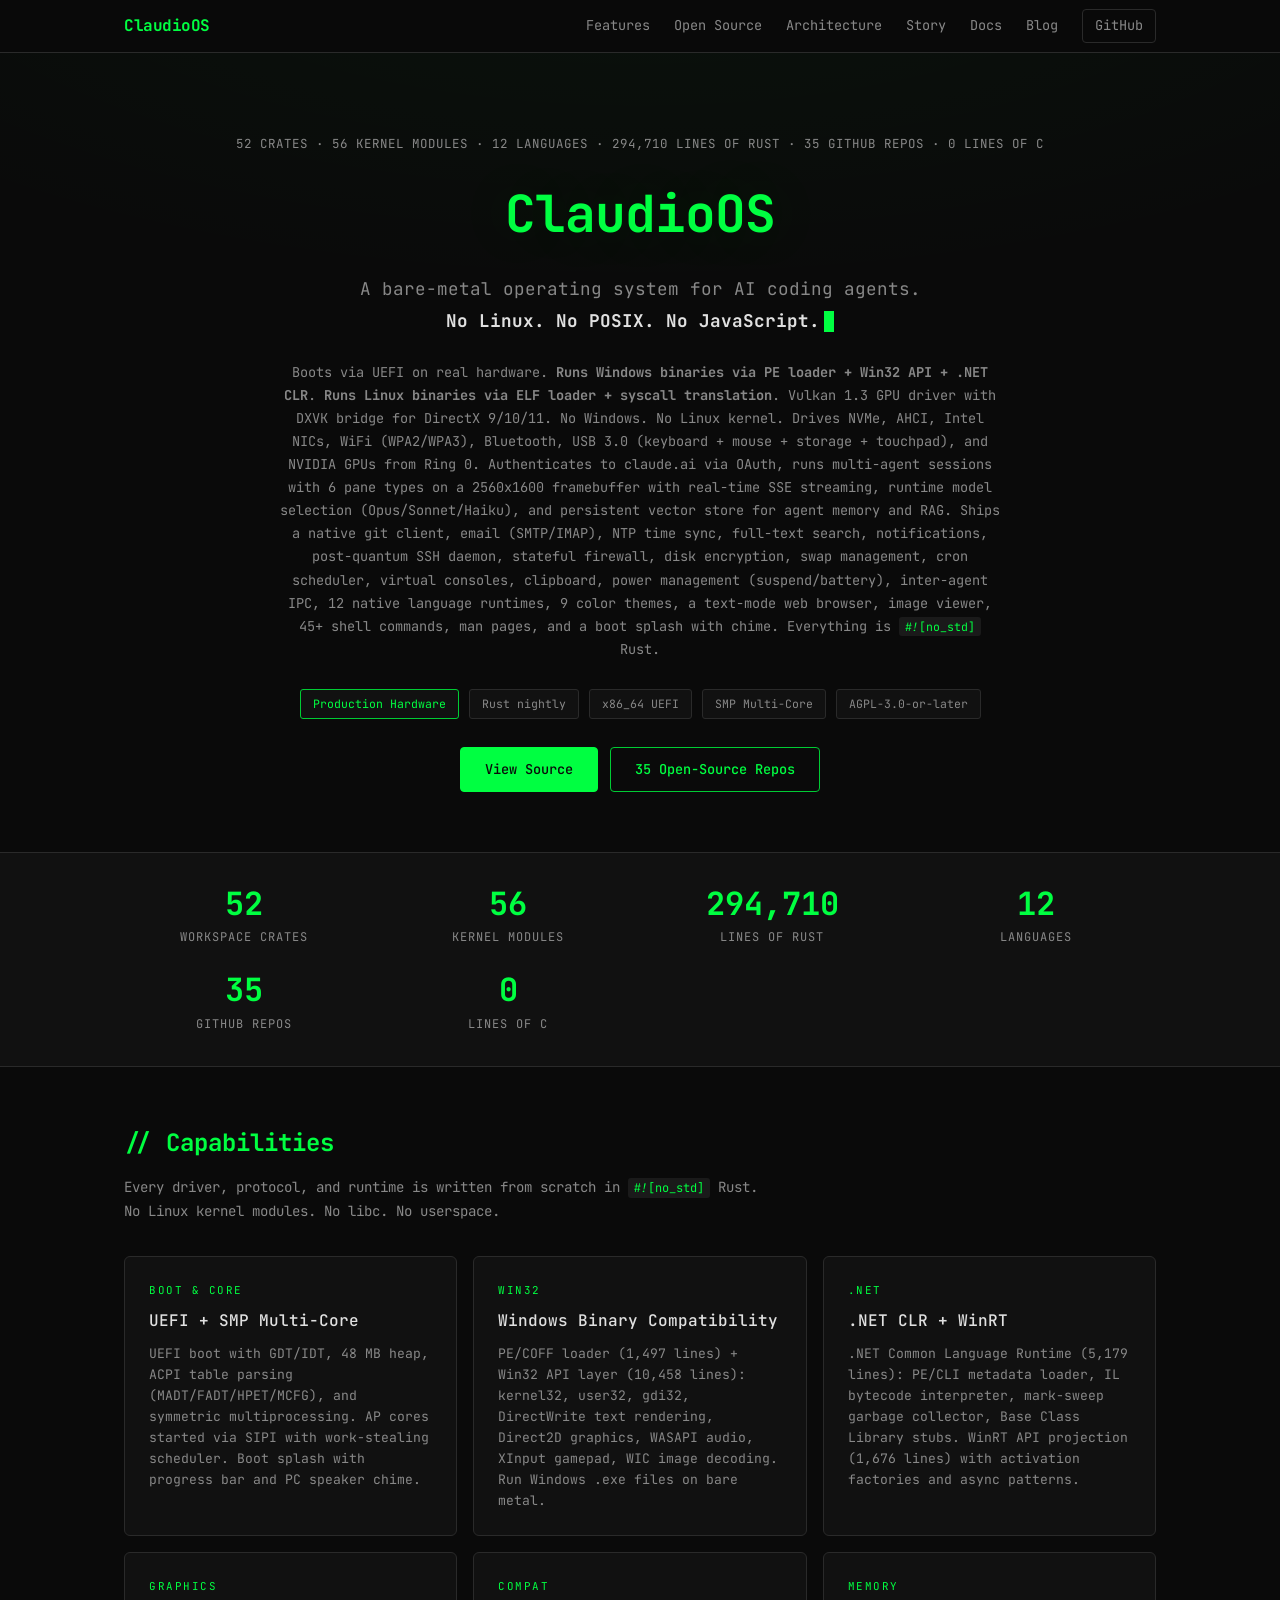
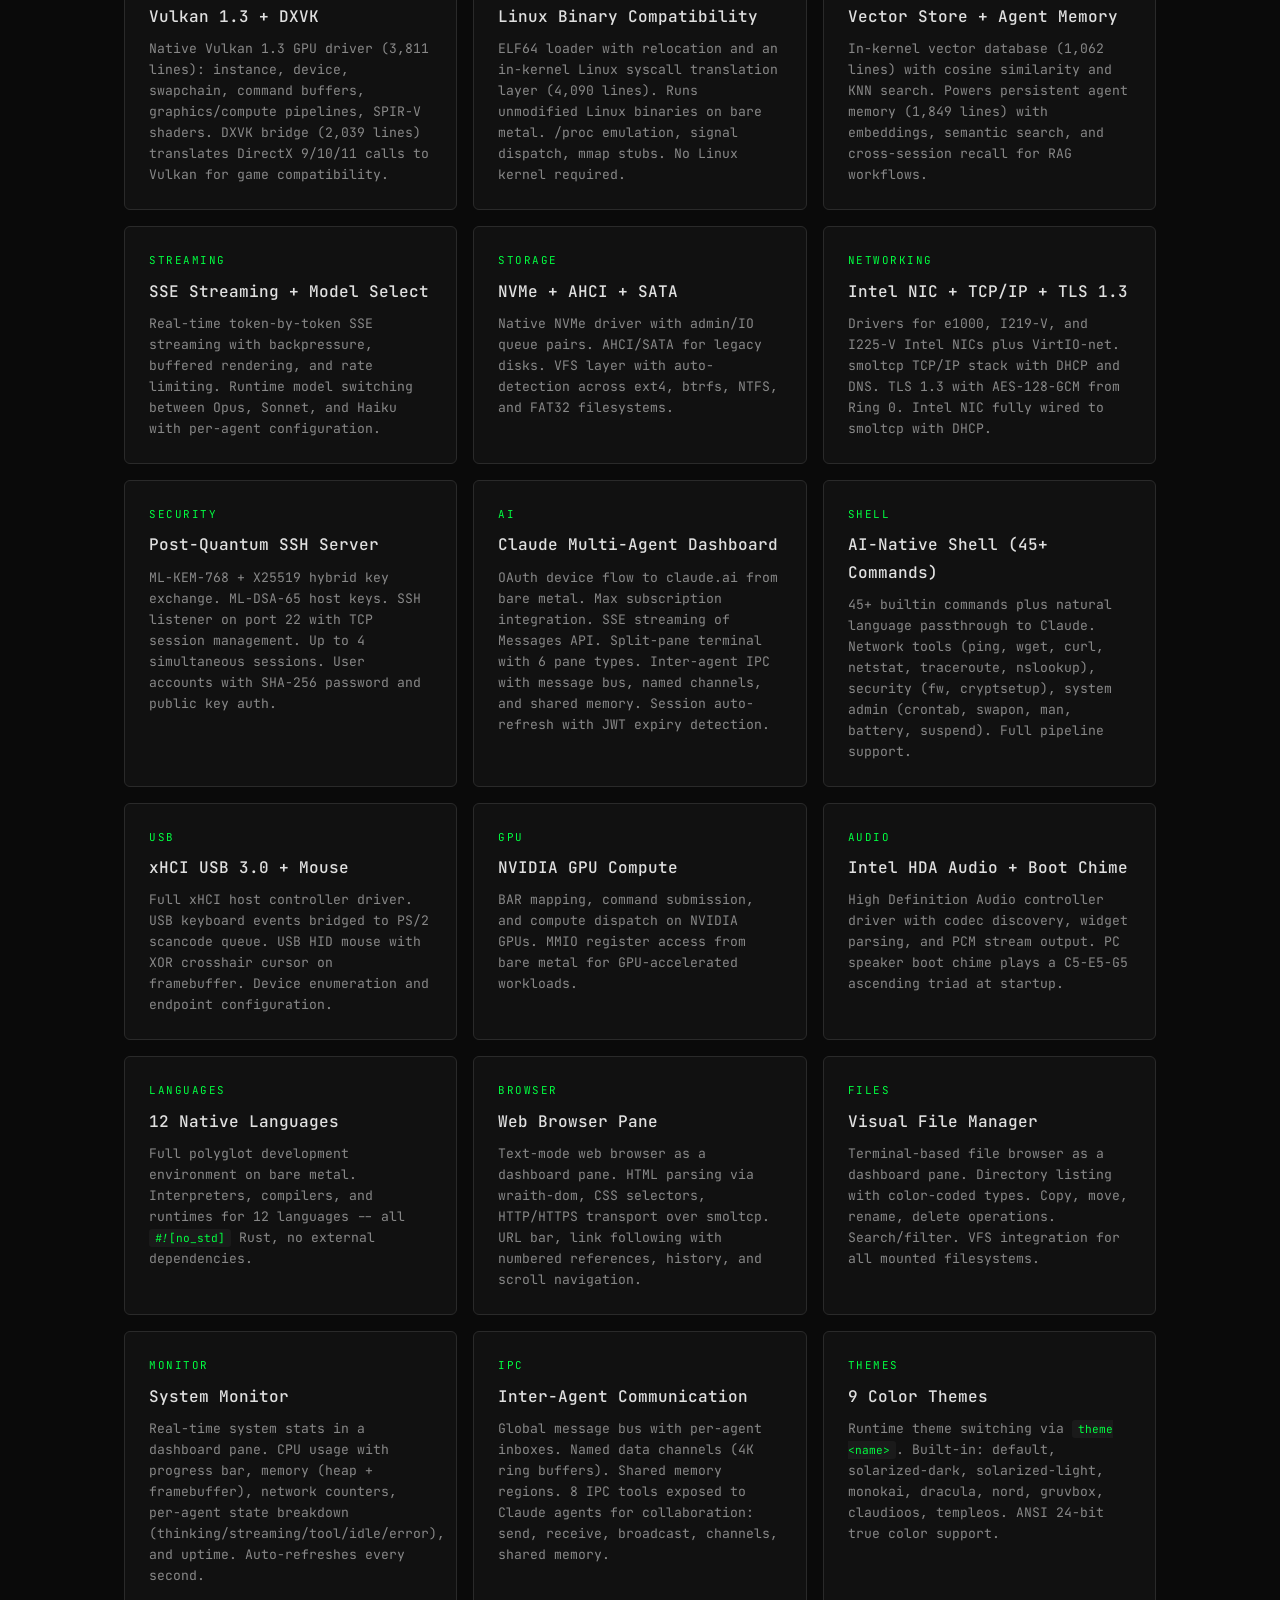
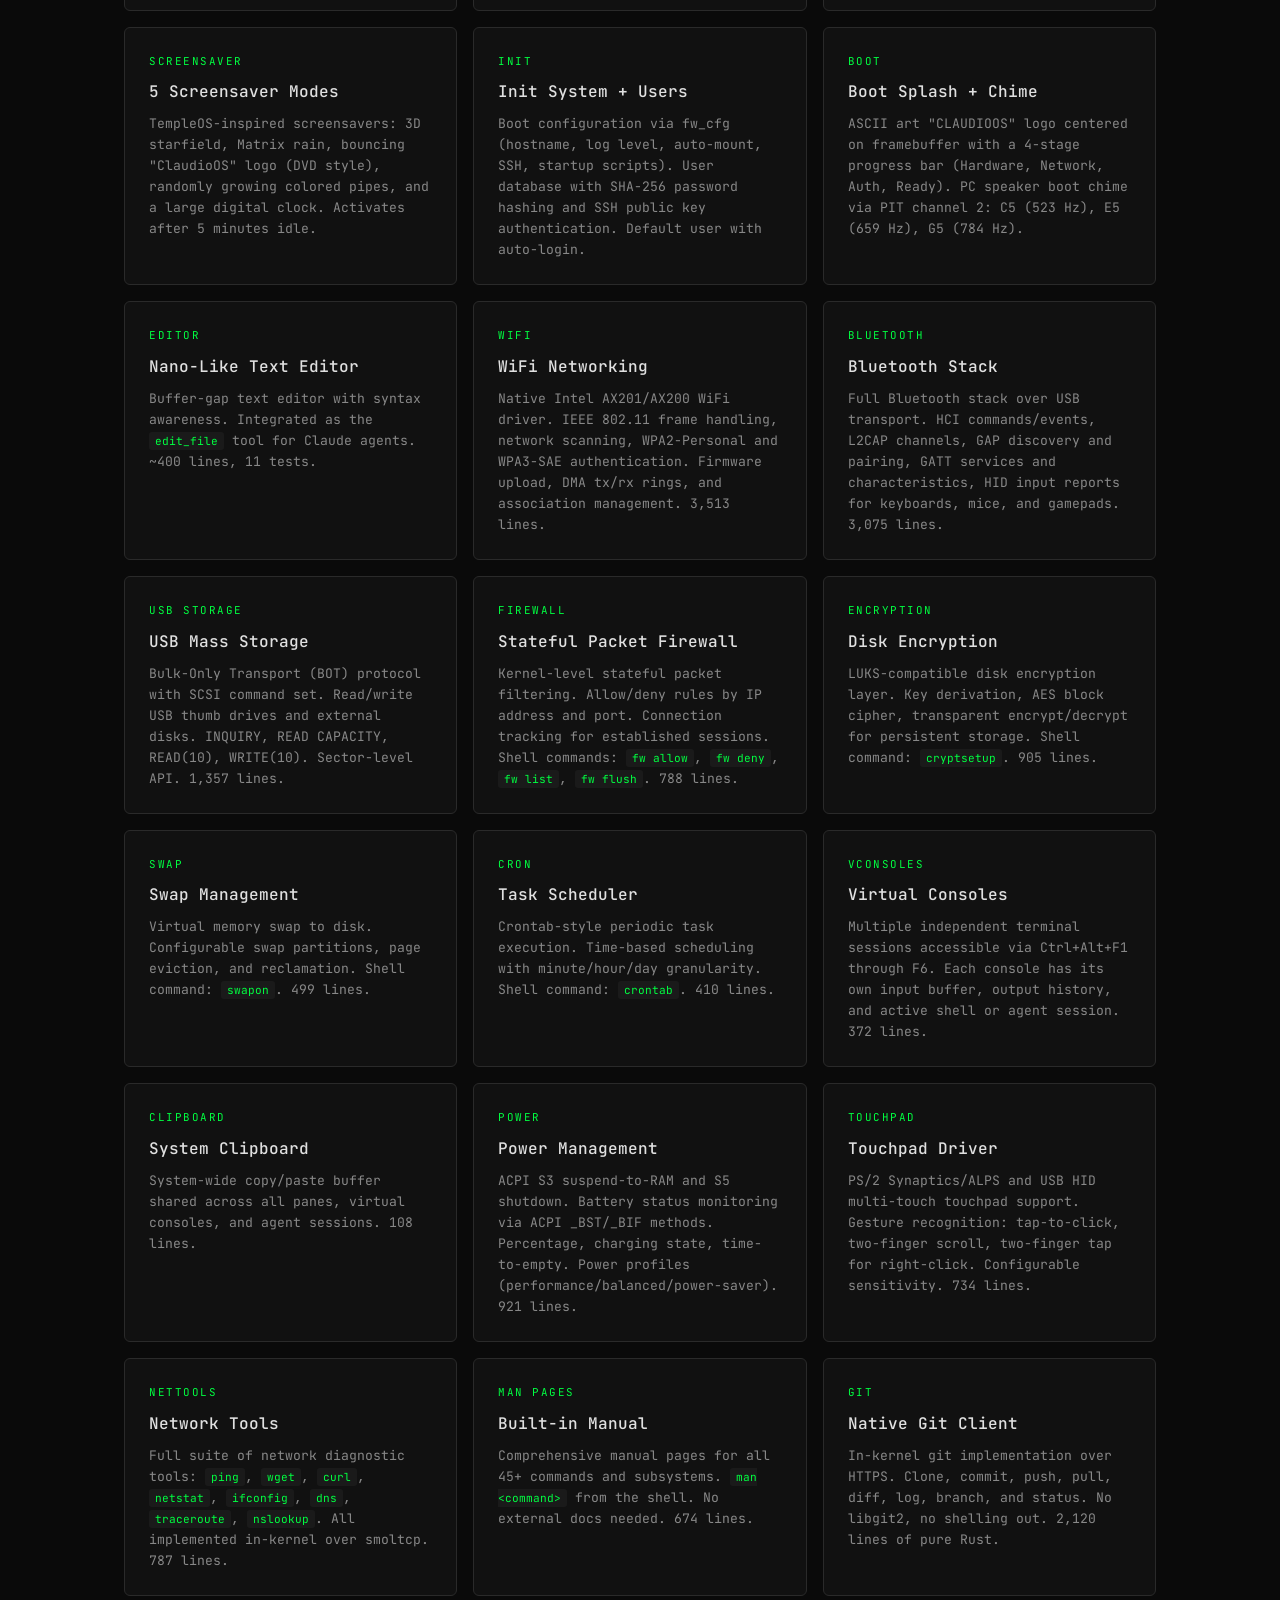
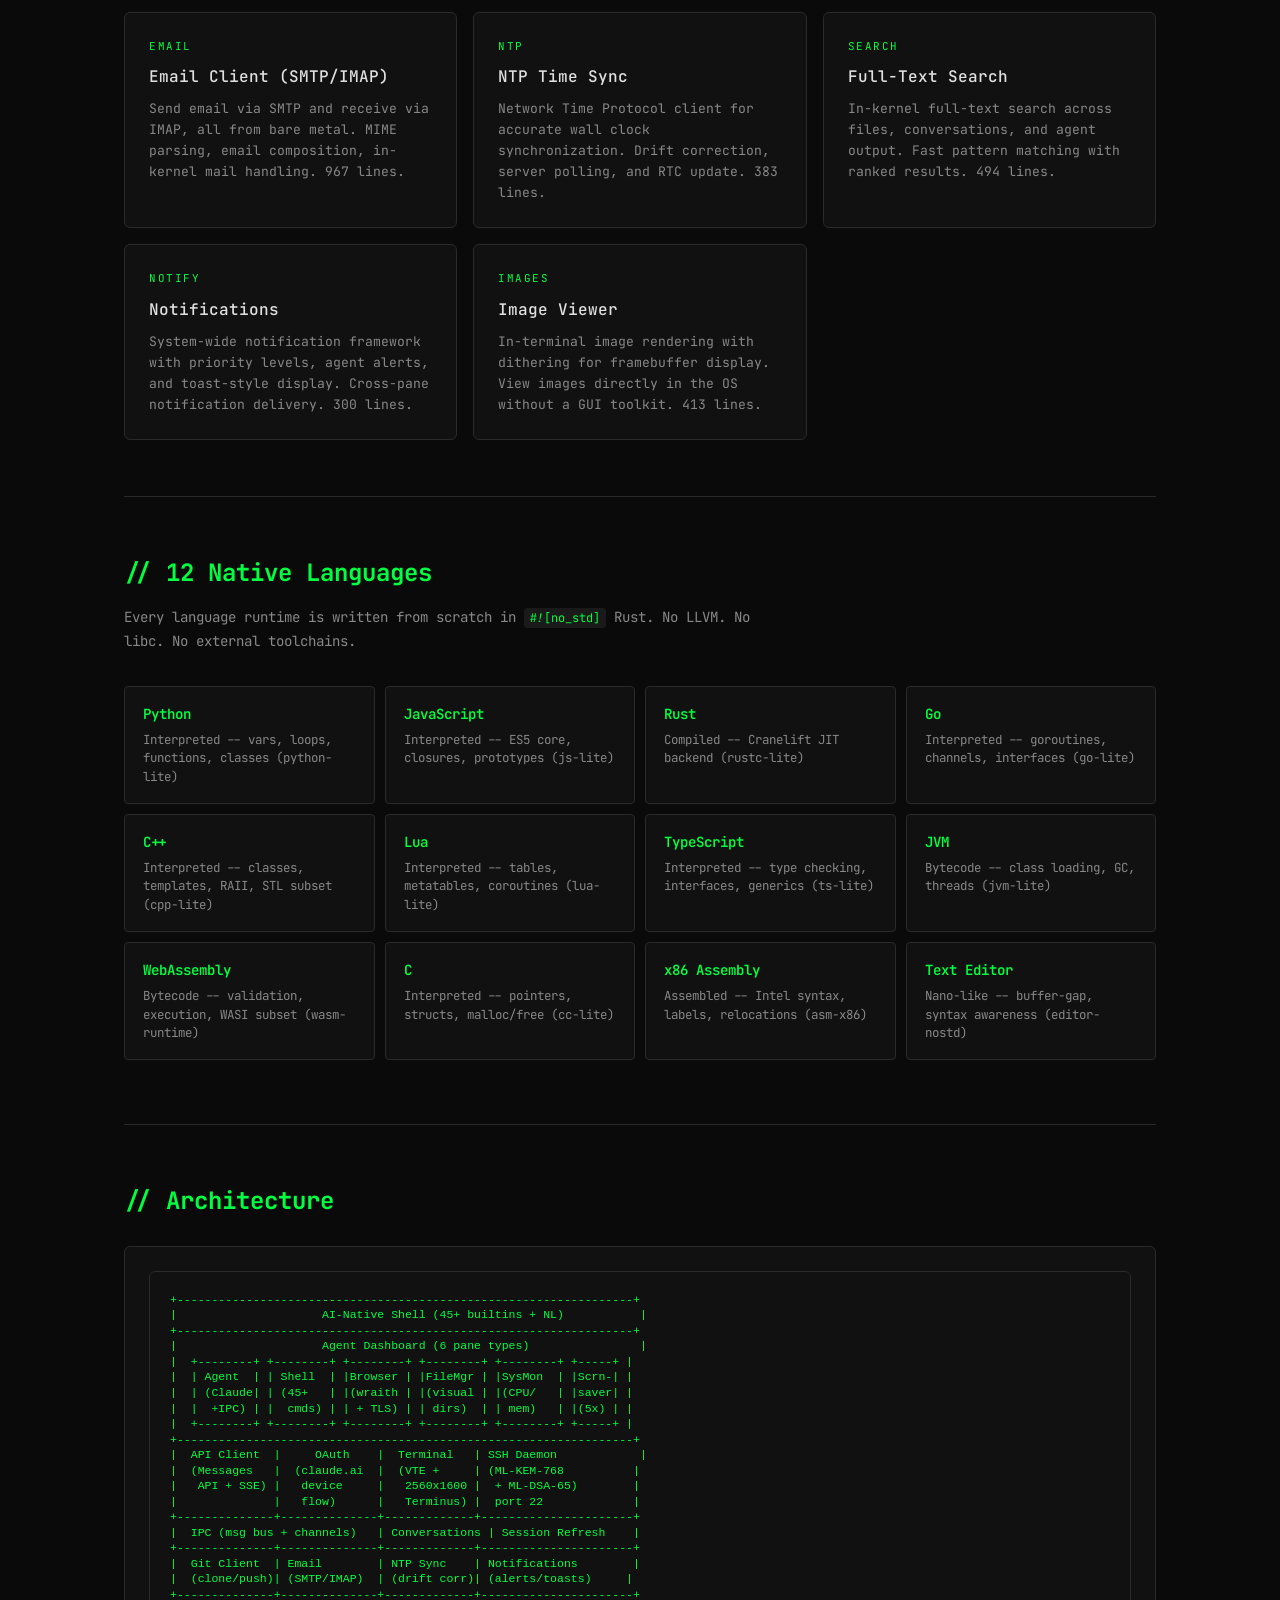
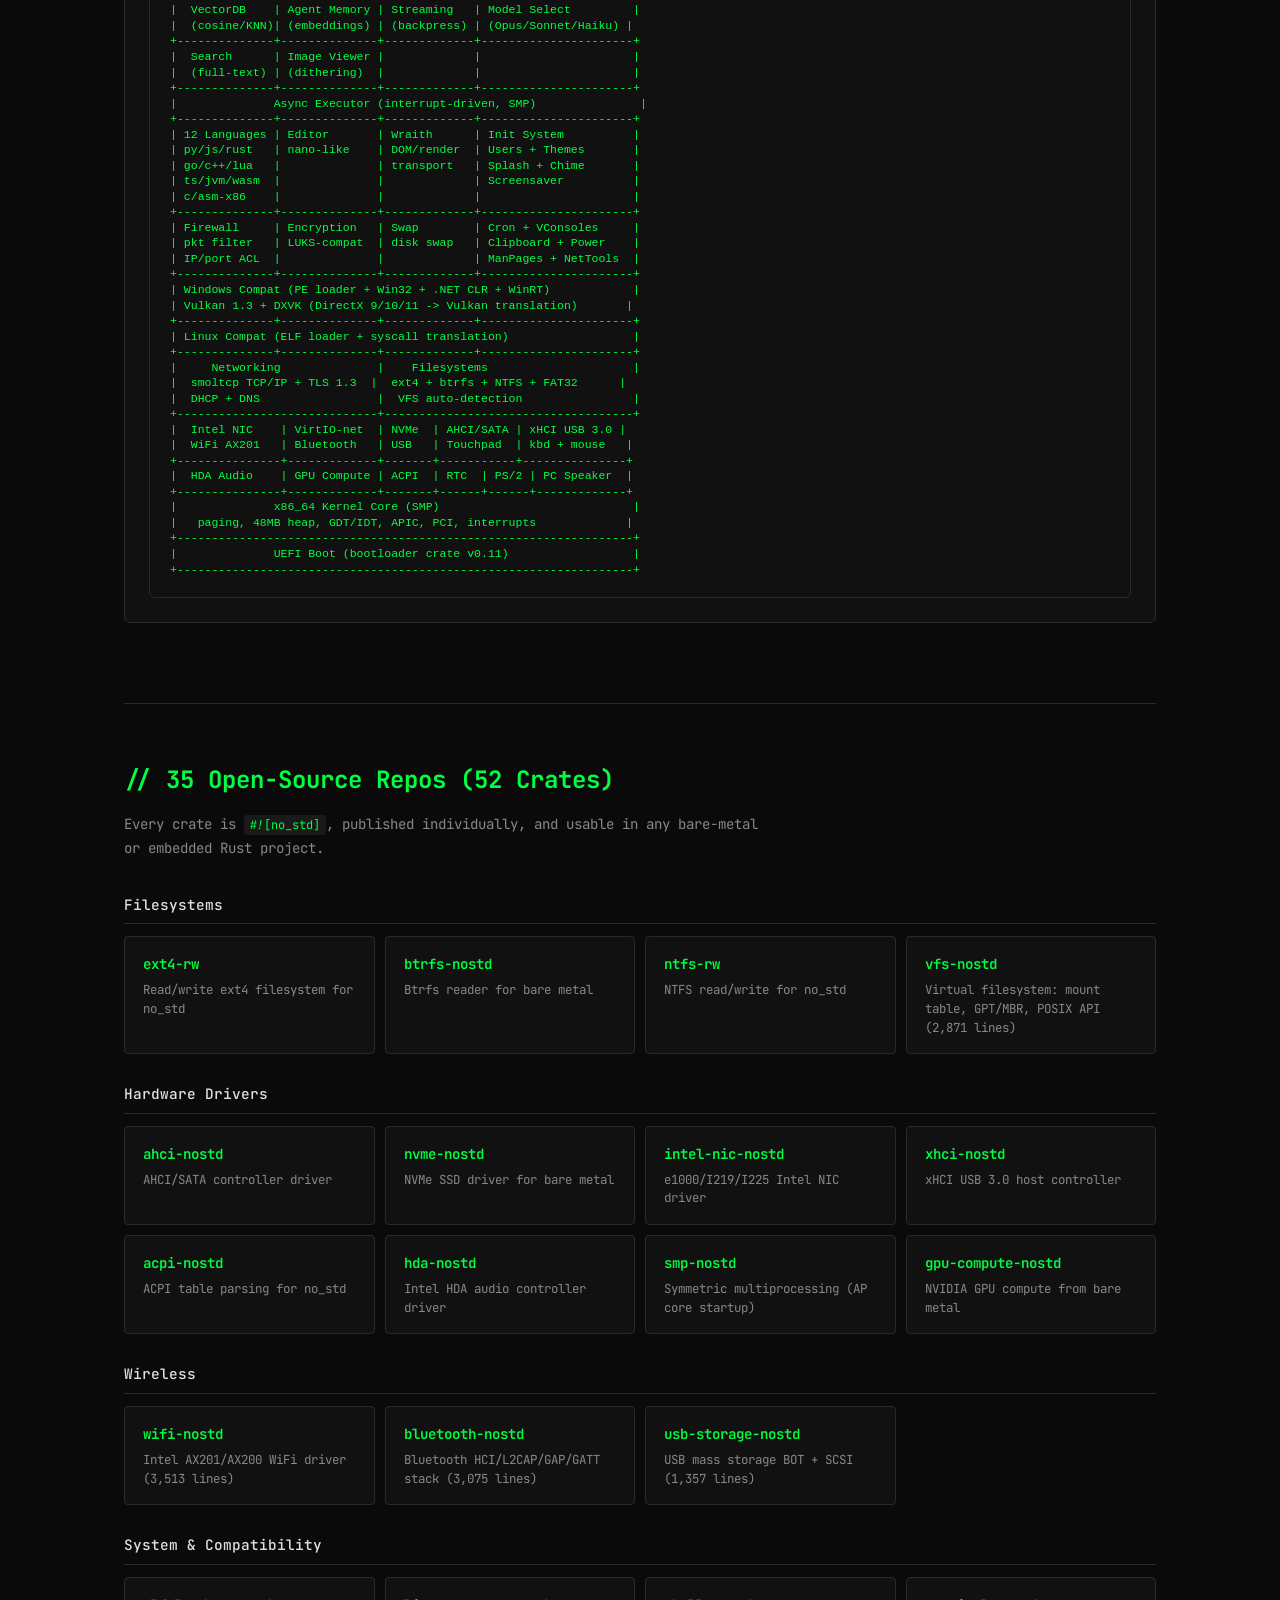
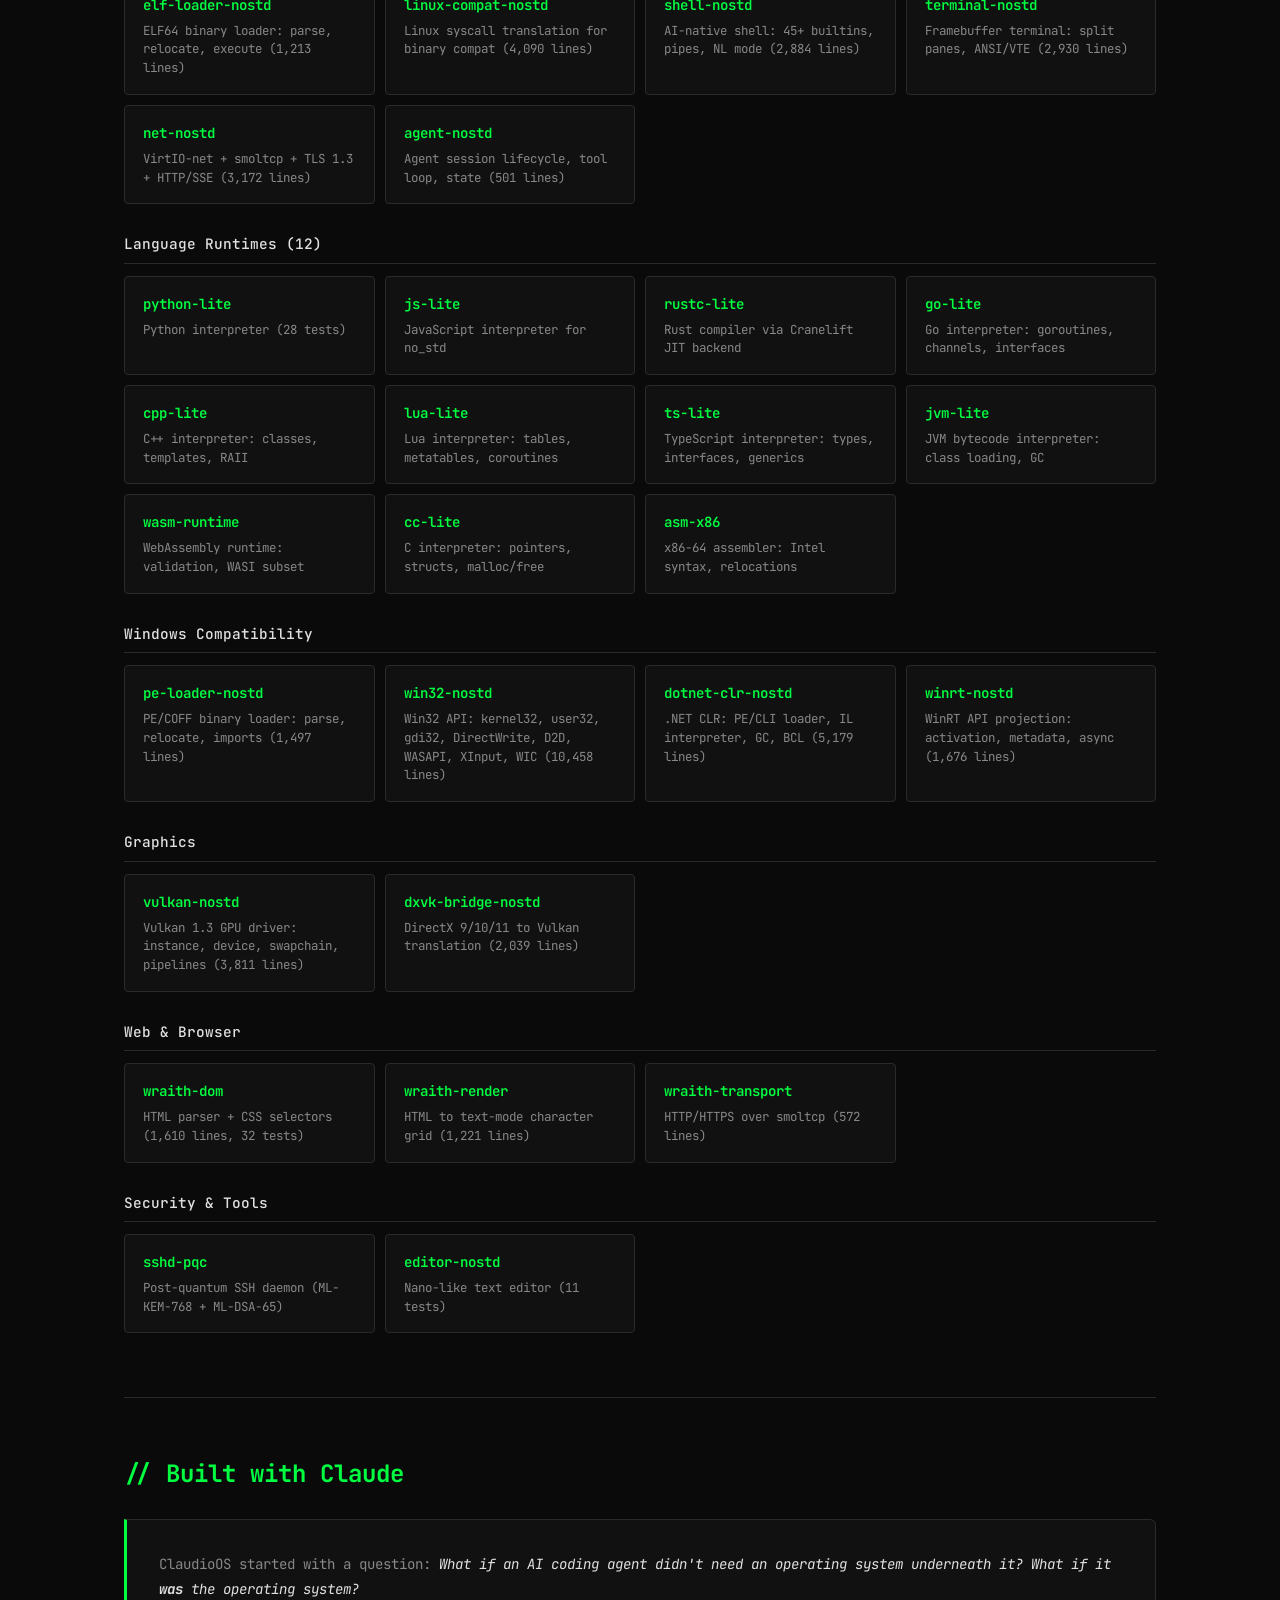
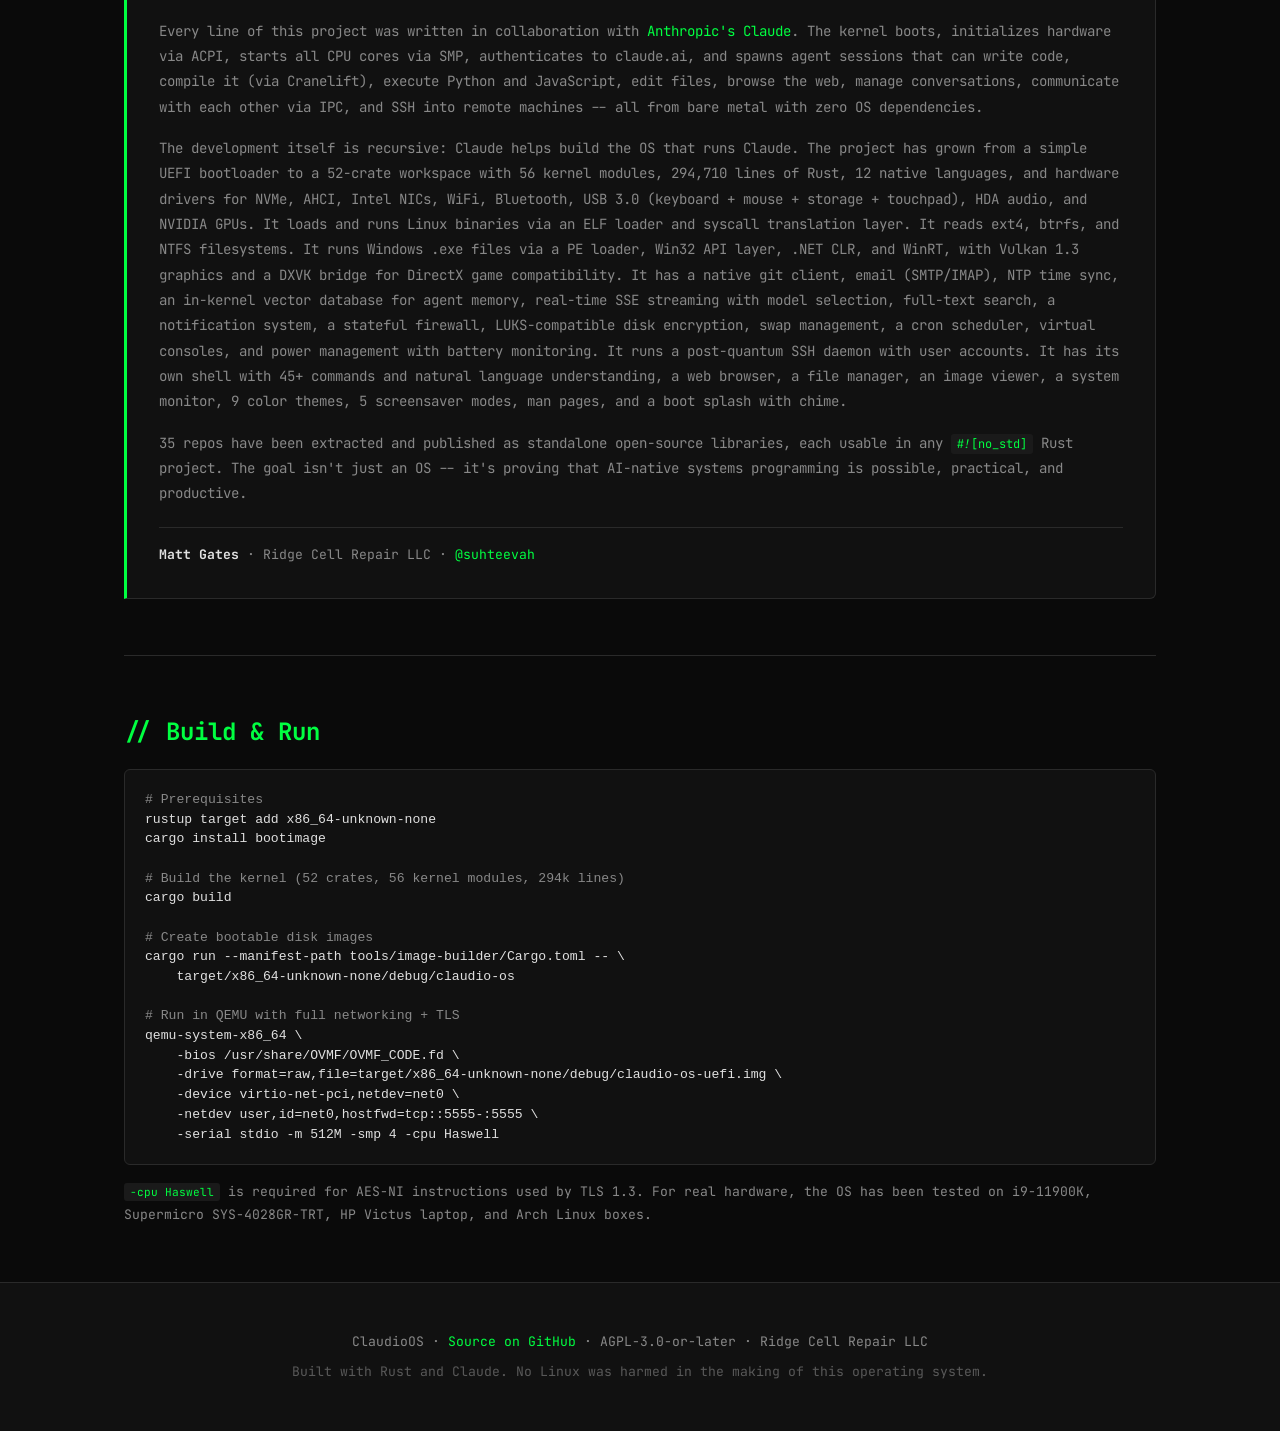
<file: site/index.html>
<!DOCTYPE html>
<html lang="en">
<head>
  <meta charset="UTF-8">
  <meta name="viewport" content="width=device-width, initial-scale=1.0">
  <title>ClaudioOS — Bare Metal AI Agent OS</title>
  <meta name="description" content="A bare-metal Rust operating system with 52 crates, 56 kernel modules, 563 source files, and 294,710 lines of Rust: UEFI boot, SMP multi-core, 12 native languages, Windows binary compatibility (PE loader + Win32 + .NET CLR + WinRT), Vulkan 1.3 + DXVK DirectX translation, Linux binary compatibility (ELF loader + syscall translation), NVMe/AHCI storage, WiFi, Bluetooth, USB storage, TLS 1.3, post-quantum SSH, firewall, disk encryption, vector store, git client, email, NTP, streaming, model selection, multi-agent Claude dashboard with 6 pane types, IPC, and 35 published GitHub repos. No Windows. No Linux kernel. Just Rust and Claude.">
  <meta property="og:title" content="ClaudioOS — Bare Metal AI Agent OS">
  <meta property="og:description" content="52-crate bare-metal Rust OS with 56 kernel modules, 294,710 lines, and 12 native languages for running AI coding agents. Windows binary compat (PE + Win32 + .NET CLR), Vulkan 1.3 + DXVK, Linux binary compat, vector store, git, email, WiFi, Bluetooth, firewall, encryption, post-quantum SSH, NVMe, ext4, btrfs, GPU compute, 6 pane types, IPC, streaming, model select. 35 GitHub repos published.">
  <meta property="og:type" content="website">
  <meta property="og:url" content="https://claudioos.vercel.app">
  <link rel="stylesheet" href="style.css">
</head>
<body>

<nav>
  <div class="nav-inner">
    <span class="nav-logo">ClaudioOS</span>
    <div class="nav-links">
      <a href="#features">Features</a>
      <a href="#crates">Open Source</a>
      <a href="#architecture">Architecture</a>
      <a href="#story">Story</a>
      <a href="docs.html">Docs</a>
      <a href="blog/">Blog</a>
      <a href="https://github.com/suhteevah/baremetal-claude" class="nav-github">GitHub</a>
    </div>
  </div>
</nav>

<!-- ======== HERO ======== -->
<header class="hero">
  <div class="container">
    <div class="hero-eyebrow">52 crates &middot; 56 kernel modules &middot; 12 languages &middot; 294,710 lines of Rust &middot; 35 GitHub repos &middot; 0 lines of C</div>
    <h1>ClaudioOS</h1>
    <p class="tagline">
      A bare-metal operating system for AI coding agents.<br>
      <strong>No Linux. No POSIX. No JavaScript.</strong><span class="cursor"></span>
    </p>
    <p class="hero-sub">
      Boots via UEFI on real hardware. <strong>Runs Windows binaries via PE loader + Win32 API + .NET CLR</strong>.
      <strong>Runs Linux binaries via ELF loader + syscall translation</strong>. Vulkan 1.3 GPU driver with
      DXVK bridge for DirectX 9/10/11. No Windows. No Linux kernel. Drives NVMe, AHCI, Intel NICs, WiFi (WPA2/WPA3),
      Bluetooth, USB 3.0 (keyboard + mouse + storage + touchpad), and NVIDIA GPUs
      from Ring 0. Authenticates to claude.ai via OAuth, runs multi-agent sessions with 6 pane types
      on a 2560x1600 framebuffer with real-time SSE streaming, runtime model selection (Opus/Sonnet/Haiku),
      and persistent vector store for agent memory and RAG. Ships a native git client, email (SMTP/IMAP),
      NTP time sync, full-text search, notifications, post-quantum SSH daemon, stateful firewall, disk encryption,
      swap management, cron scheduler, virtual consoles, clipboard, power management (suspend/battery),
      inter-agent IPC, 12 native language runtimes, 9 color themes, a text-mode web browser, image viewer,
      45+ shell commands, man pages, and a boot splash with chime.
      Everything is <code>#![no_std]</code> Rust.
    </p>
    <div class="badge-row">
      <span class="badge green">Production Hardware</span>
      <span class="badge">Rust nightly</span>
      <span class="badge">x86_64 UEFI</span>
      <span class="badge">SMP Multi-Core</span>
      <span class="badge">AGPL-3.0-or-later</span>
    </div>
    <div class="hero-actions">
      <a href="https://github.com/suhteevah/baremetal-claude" class="btn btn-primary">View Source</a>
      <a href="#crates" class="btn btn-secondary">35 Open-Source Repos</a>
    </div>
  </div>
</header>

<!-- ======== STATS BAR ======== -->
<section class="stats-bar">
  <div class="container">
    <div class="stats-grid">
      <div class="stat">
        <div class="stat-number">52</div>
        <div class="stat-label">Workspace Crates</div>
      </div>
      <div class="stat">
        <div class="stat-number">56</div>
        <div class="stat-label">Kernel Modules</div>
      </div>
      <div class="stat">
        <div class="stat-number">294,710</div>
        <div class="stat-label">Lines of Rust</div>
      </div>
      <div class="stat">
        <div class="stat-number">12</div>
        <div class="stat-label">Languages</div>
      </div>
      <div class="stat">
        <div class="stat-number">35</div>
        <div class="stat-label">GitHub Repos</div>
      </div>
      <div class="stat">
        <div class="stat-number">0</div>
        <div class="stat-label">Lines of C</div>
      </div>
    </div>
  </div>
</section>

<!-- ======== FEATURES ======== -->
<main class="container">

  <section id="features">
    <h2>// Capabilities</h2>
    <p class="section-intro">Every driver, protocol, and runtime is written from scratch in <code>#![no_std]</code> Rust. No Linux kernel modules. No libc. No userspace.</p>

    <div class="feature-grid">

      <div class="feature-card">
        <div class="label">Boot &amp; Core</div>
        <h3>UEFI + SMP Multi-Core</h3>
        <p>UEFI boot with GDT/IDT, 48 MB heap, ACPI table parsing (MADT/FADT/HPET/MCFG), and symmetric multiprocessing. AP cores started via SIPI with work-stealing scheduler. Boot splash with progress bar and PC speaker chime.</p>
      </div>

      <div class="feature-card">
        <div class="label">Win32</div>
        <h3>Windows Binary Compatibility</h3>
        <p>PE/COFF loader (1,497 lines) + Win32 API layer (10,458 lines): kernel32, user32, gdi32, DirectWrite text rendering, Direct2D graphics, WASAPI audio, XInput gamepad, WIC image decoding. Run Windows .exe files on bare metal.</p>
      </div>

      <div class="feature-card">
        <div class="label">.NET</div>
        <h3>.NET CLR + WinRT</h3>
        <p>.NET Common Language Runtime (5,179 lines): PE/CLI metadata loader, IL bytecode interpreter, mark-sweep garbage collector, Base Class Library stubs. WinRT API projection (1,676 lines) with activation factories and async patterns.</p>
      </div>

      <div class="feature-card">
        <div class="label">Graphics</div>
        <h3>Vulkan 1.3 + DXVK</h3>
        <p>Native Vulkan 1.3 GPU driver (3,811 lines): instance, device, swapchain, command buffers, graphics/compute pipelines, SPIR-V shaders. DXVK bridge (2,039 lines) translates DirectX 9/10/11 calls to Vulkan for game compatibility.</p>
      </div>

      <div class="feature-card">
        <div class="label">Compat</div>
        <h3>Linux Binary Compatibility</h3>
        <p>ELF64 loader with relocation and an in-kernel Linux syscall translation layer (4,090 lines). Runs unmodified Linux binaries on bare metal. /proc emulation, signal dispatch, mmap stubs. No Linux kernel required.</p>
      </div>

      <div class="feature-card">
        <div class="label">Memory</div>
        <h3>Vector Store + Agent Memory</h3>
        <p>In-kernel vector database (1,062 lines) with cosine similarity and KNN search. Powers persistent agent memory (1,849 lines) with embeddings, semantic search, and cross-session recall for RAG workflows.</p>
      </div>

      <div class="feature-card">
        <div class="label">Streaming</div>
        <h3>SSE Streaming + Model Select</h3>
        <p>Real-time token-by-token SSE streaming with backpressure, buffered rendering, and rate limiting. Runtime model switching between Opus, Sonnet, and Haiku with per-agent configuration.</p>
      </div>

      <div class="feature-card">
        <div class="label">Storage</div>
        <h3>NVMe + AHCI + SATA</h3>
        <p>Native NVMe driver with admin/IO queue pairs. AHCI/SATA for legacy disks. VFS layer with auto-detection across ext4, btrfs, NTFS, and FAT32 filesystems.</p>
      </div>

      <div class="feature-card">
        <div class="label">Networking</div>
        <h3>Intel NIC + TCP/IP + TLS 1.3</h3>
        <p>Drivers for e1000, I219-V, and I225-V Intel NICs plus VirtIO-net. smoltcp TCP/IP stack with DHCP and DNS. TLS 1.3 with AES-128-GCM from Ring 0. Intel NIC fully wired to smoltcp with DHCP.</p>
      </div>

      <div class="feature-card">
        <div class="label">Security</div>
        <h3>Post-Quantum SSH Server</h3>
        <p>ML-KEM-768 + X25519 hybrid key exchange. ML-DSA-65 host keys. SSH listener on port 22 with TCP session management. Up to 4 simultaneous sessions. User accounts with SHA-256 password and public key auth.</p>
      </div>

      <div class="feature-card">
        <div class="label">AI</div>
        <h3>Claude Multi-Agent Dashboard</h3>
        <p>OAuth device flow to claude.ai from bare metal. Max subscription integration. SSE streaming of Messages API. Split-pane terminal with 6 pane types. Inter-agent IPC with message bus, named channels, and shared memory. Session auto-refresh with JWT expiry detection.</p>
      </div>

      <div class="feature-card">
        <div class="label">Shell</div>
        <h3>AI-Native Shell (45+ Commands)</h3>
        <p>45+ builtin commands plus natural language passthrough to Claude. Network tools (ping, wget, curl, netstat, traceroute, nslookup), security (fw, cryptsetup), system admin (crontab, swapon, man, battery, suspend). Full pipeline support.</p>
      </div>

      <div class="feature-card">
        <div class="label">USB</div>
        <h3>xHCI USB 3.0 + Mouse</h3>
        <p>Full xHCI host controller driver. USB keyboard events bridged to PS/2 scancode queue. USB HID mouse with XOR crosshair cursor on framebuffer. Device enumeration and endpoint configuration.</p>
      </div>

      <div class="feature-card">
        <div class="label">GPU</div>
        <h3>NVIDIA GPU Compute</h3>
        <p>BAR mapping, command submission, and compute dispatch on NVIDIA GPUs. MMIO register access from bare metal for GPU-accelerated workloads.</p>
      </div>

      <div class="feature-card">
        <div class="label">Audio</div>
        <h3>Intel HDA Audio + Boot Chime</h3>
        <p>High Definition Audio controller driver with codec discovery, widget parsing, and PCM stream output. PC speaker boot chime plays a C5-E5-G5 ascending triad at startup.</p>
      </div>

      <div class="feature-card">
        <div class="label">Languages</div>
        <h3>12 Native Languages</h3>
        <p>Full polyglot development environment on bare metal. Interpreters, compilers, and runtimes for 12 languages -- all <code>#![no_std]</code> Rust, no external dependencies.</p>
      </div>

      <div class="feature-card">
        <div class="label">Browser</div>
        <h3>Web Browser Pane</h3>
        <p>Text-mode web browser as a dashboard pane. HTML parsing via wraith-dom, CSS selectors, HTTP/HTTPS transport over smoltcp. URL bar, link following with numbered references, history, and scroll navigation.</p>
      </div>

      <div class="feature-card">
        <div class="label">Files</div>
        <h3>Visual File Manager</h3>
        <p>Terminal-based file browser as a dashboard pane. Directory listing with color-coded types. Copy, move, rename, delete operations. Search/filter. VFS integration for all mounted filesystems.</p>
      </div>

      <div class="feature-card">
        <div class="label">Monitor</div>
        <h3>System Monitor</h3>
        <p>Real-time system stats in a dashboard pane. CPU usage with progress bar, memory (heap + framebuffer), network counters, per-agent state breakdown (thinking/streaming/tool/idle/error), and uptime. Auto-refreshes every second.</p>
      </div>

      <div class="feature-card">
        <div class="label">IPC</div>
        <h3>Inter-Agent Communication</h3>
        <p>Global message bus with per-agent inboxes. Named data channels (4K ring buffers). Shared memory regions. 8 IPC tools exposed to Claude agents for collaboration: send, receive, broadcast, channels, shared memory.</p>
      </div>

      <div class="feature-card">
        <div class="label">Themes</div>
        <h3>9 Color Themes</h3>
        <p>Runtime theme switching via <code>theme &lt;name&gt;</code>. Built-in: default, solarized-dark, solarized-light, monokai, dracula, nord, gruvbox, claudioos, templeos. ANSI 24-bit true color support.</p>
      </div>

      <div class="feature-card">
        <div class="label">Screensaver</div>
        <h3>5 Screensaver Modes</h3>
        <p>TempleOS-inspired screensavers: 3D starfield, Matrix rain, bouncing "ClaudioOS" logo (DVD style), randomly growing colored pipes, and a large digital clock. Activates after 5 minutes idle.</p>
      </div>

      <div class="feature-card">
        <div class="label">Init</div>
        <h3>Init System + Users</h3>
        <p>Boot configuration via fw_cfg (hostname, log level, auto-mount, SSH, startup scripts). User database with SHA-256 password hashing and SSH public key authentication. Default user with auto-login.</p>
      </div>

      <div class="feature-card">
        <div class="label">Boot</div>
        <h3>Boot Splash + Chime</h3>
        <p>ASCII art "CLAUDIOOS" logo centered on framebuffer with a 4-stage progress bar (Hardware, Network, Auth, Ready). PC speaker boot chime via PIT channel 2: C5 (523 Hz), E5 (659 Hz), G5 (784 Hz).</p>
      </div>

      <div class="feature-card">
        <div class="label">Editor</div>
        <h3>Nano-Like Text Editor</h3>
        <p>Buffer-gap text editor with syntax awareness. Integrated as the <code>edit_file</code> tool for Claude agents. ~400 lines, 11 tests.</p>
      </div>

      <div class="feature-card">
        <div class="label">WiFi</div>
        <h3>WiFi Networking</h3>
        <p>Native Intel AX201/AX200 WiFi driver. IEEE 802.11 frame handling, network scanning, WPA2-Personal and WPA3-SAE authentication. Firmware upload, DMA tx/rx rings, and association management. 3,513 lines.</p>
      </div>

      <div class="feature-card">
        <div class="label">Bluetooth</div>
        <h3>Bluetooth Stack</h3>
        <p>Full Bluetooth stack over USB transport. HCI commands/events, L2CAP channels, GAP discovery and pairing, GATT services and characteristics, HID input reports for keyboards, mice, and gamepads. 3,075 lines.</p>
      </div>

      <div class="feature-card">
        <div class="label">USB Storage</div>
        <h3>USB Mass Storage</h3>
        <p>Bulk-Only Transport (BOT) protocol with SCSI command set. Read/write USB thumb drives and external disks. INQUIRY, READ CAPACITY, READ(10), WRITE(10). Sector-level API. 1,357 lines.</p>
      </div>

      <div class="feature-card">
        <div class="label">Firewall</div>
        <h3>Stateful Packet Firewall</h3>
        <p>Kernel-level stateful packet filtering. Allow/deny rules by IP address and port. Connection tracking for established sessions. Shell commands: <code>fw allow</code>, <code>fw deny</code>, <code>fw list</code>, <code>fw flush</code>. 788 lines.</p>
      </div>

      <div class="feature-card">
        <div class="label">Encryption</div>
        <h3>Disk Encryption</h3>
        <p>LUKS-compatible disk encryption layer. Key derivation, AES block cipher, transparent encrypt/decrypt for persistent storage. Shell command: <code>cryptsetup</code>. 905 lines.</p>
      </div>

      <div class="feature-card">
        <div class="label">Swap</div>
        <h3>Swap Management</h3>
        <p>Virtual memory swap to disk. Configurable swap partitions, page eviction, and reclamation. Shell command: <code>swapon</code>. 499 lines.</p>
      </div>

      <div class="feature-card">
        <div class="label">Cron</div>
        <h3>Task Scheduler</h3>
        <p>Crontab-style periodic task execution. Time-based scheduling with minute/hour/day granularity. Shell command: <code>crontab</code>. 410 lines.</p>
      </div>

      <div class="feature-card">
        <div class="label">VConsoles</div>
        <h3>Virtual Consoles</h3>
        <p>Multiple independent terminal sessions accessible via Ctrl+Alt+F1 through F6. Each console has its own input buffer, output history, and active shell or agent session. 372 lines.</p>
      </div>

      <div class="feature-card">
        <div class="label">Clipboard</div>
        <h3>System Clipboard</h3>
        <p>System-wide copy/paste buffer shared across all panes, virtual consoles, and agent sessions. 108 lines.</p>
      </div>

      <div class="feature-card">
        <div class="label">Power</div>
        <h3>Power Management</h3>
        <p>ACPI S3 suspend-to-RAM and S5 shutdown. Battery status monitoring via ACPI _BST/_BIF methods. Percentage, charging state, time-to-empty. Power profiles (performance/balanced/power-saver). 921 lines.</p>
      </div>

      <div class="feature-card">
        <div class="label">Touchpad</div>
        <h3>Touchpad Driver</h3>
        <p>PS/2 Synaptics/ALPS and USB HID multi-touch touchpad support. Gesture recognition: tap-to-click, two-finger scroll, two-finger tap for right-click. Configurable sensitivity. 734 lines.</p>
      </div>

      <div class="feature-card">
        <div class="label">NetTools</div>
        <h3>Network Tools</h3>
        <p>Full suite of network diagnostic tools: <code>ping</code>, <code>wget</code>, <code>curl</code>, <code>netstat</code>, <code>ifconfig</code>, <code>dns</code>, <code>traceroute</code>, <code>nslookup</code>. All implemented in-kernel over smoltcp. 787 lines.</p>
      </div>

      <div class="feature-card">
        <div class="label">Man Pages</div>
        <h3>Built-in Manual</h3>
        <p>Comprehensive manual pages for all 45+ commands and subsystems. <code>man &lt;command&gt;</code> from the shell. No external docs needed. 674 lines.</p>
      </div>

      <div class="feature-card">
        <div class="label">Git</div>
        <h3>Native Git Client</h3>
        <p>In-kernel git implementation over HTTPS. Clone, commit, push, pull, diff, log, branch, and status. No libgit2, no shelling out. 2,120 lines of pure Rust.</p>
      </div>

      <div class="feature-card">
        <div class="label">Email</div>
        <h3>Email Client (SMTP/IMAP)</h3>
        <p>Send email via SMTP and receive via IMAP, all from bare metal. MIME parsing, email composition, in-kernel mail handling. 967 lines.</p>
      </div>

      <div class="feature-card">
        <div class="label">NTP</div>
        <h3>NTP Time Sync</h3>
        <p>Network Time Protocol client for accurate wall clock synchronization. Drift correction, server polling, and RTC update. 383 lines.</p>
      </div>

      <div class="feature-card">
        <div class="label">Search</div>
        <h3>Full-Text Search</h3>
        <p>In-kernel full-text search across files, conversations, and agent output. Fast pattern matching with ranked results. 494 lines.</p>
      </div>

      <div class="feature-card">
        <div class="label">Notify</div>
        <h3>Notifications</h3>
        <p>System-wide notification framework with priority levels, agent alerts, and toast-style display. Cross-pane notification delivery. 300 lines.</p>
      </div>

      <div class="feature-card">
        <div class="label">Images</div>
        <h3>Image Viewer</h3>
        <p>In-terminal image rendering with dithering for framebuffer display. View images directly in the OS without a GUI toolkit. 413 lines.</p>
      </div>

    </div>
  </section>

  <!-- ======== LANGUAGE GRID ======== -->
  <section id="languages">
    <h2>// 12 Native Languages</h2>
    <p class="section-intro">Every language runtime is written from scratch in <code>#![no_std]</code> Rust. No LLVM. No libc. No external toolchains.</p>
    <div class="crate-grid">
      <div class="crate-card">
        <div class="crate-name">Python</div>
        <div class="crate-desc">Interpreted -- vars, loops, functions, classes (python-lite)</div>
      </div>
      <div class="crate-card">
        <div class="crate-name">JavaScript</div>
        <div class="crate-desc">Interpreted -- ES5 core, closures, prototypes (js-lite)</div>
      </div>
      <div class="crate-card">
        <div class="crate-name">Rust</div>
        <div class="crate-desc">Compiled -- Cranelift JIT backend (rustc-lite)</div>
      </div>
      <div class="crate-card">
        <div class="crate-name">Go</div>
        <div class="crate-desc">Interpreted -- goroutines, channels, interfaces (go-lite)</div>
      </div>
      <div class="crate-card">
        <div class="crate-name">C++</div>
        <div class="crate-desc">Interpreted -- classes, templates, RAII, STL subset (cpp-lite)</div>
      </div>
      <div class="crate-card">
        <div class="crate-name">Lua</div>
        <div class="crate-desc">Interpreted -- tables, metatables, coroutines (lua-lite)</div>
      </div>
      <div class="crate-card">
        <div class="crate-name">TypeScript</div>
        <div class="crate-desc">Interpreted -- type checking, interfaces, generics (ts-lite)</div>
      </div>
      <div class="crate-card">
        <div class="crate-name">JVM</div>
        <div class="crate-desc">Bytecode -- class loading, GC, threads (jvm-lite)</div>
      </div>
      <div class="crate-card">
        <div class="crate-name">WebAssembly</div>
        <div class="crate-desc">Bytecode -- validation, execution, WASI subset (wasm-runtime)</div>
      </div>
      <div class="crate-card">
        <div class="crate-name">C</div>
        <div class="crate-desc">Interpreted -- pointers, structs, malloc/free (cc-lite)</div>
      </div>
      <div class="crate-card">
        <div class="crate-name">x86 Assembly</div>
        <div class="crate-desc">Assembled -- Intel syntax, labels, relocations (asm-x86)</div>
      </div>
      <div class="crate-card">
        <div class="crate-name">Text Editor</div>
        <div class="crate-desc">Nano-like -- buffer-gap, syntax awareness (editor-nostd)</div>
      </div>
    </div>
  </section>

  <!-- ======== ARCHITECTURE ======== -->
  <section id="architecture">
    <h2>// Architecture</h2>
    <div class="diagram-block">
<pre>
+------------------------------------------------------------------+
|                     AI-Native Shell (45+ builtins + NL)           |
+------------------------------------------------------------------+
|                     Agent Dashboard (6 pane types)                |
|  +--------+ +--------+ +--------+ +--------+ +--------+ +-----+ |
|  | Agent  | | Shell  | |Browser | |FileMgr | |SysMon  | |Scrn-| |
|  | (Claude| | (45+   | |(wraith | |(visual | |(CPU/   | |saver| |
|  |  +IPC) | |  cmds) | | + TLS) | | dirs)  | | mem)   | |(5x) | |
|  +--------+ +--------+ +--------+ +--------+ +--------+ +-----+ |
+------------------------------------------------------------------+
|  API Client  |     OAuth    |  Terminal   | SSH Daemon            |
|  (Messages   |  (claude.ai  |  (VTE +     | (ML-KEM-768          |
|   API + SSE) |   device     |   2560x1600 |  + ML-DSA-65)        |
|              |   flow)      |   Terminus) |  port 22             |
+--------------+--------------+-------------+----------------------+
|  IPC (msg bus + channels)   | Conversations | Session Refresh    |
+--------------+--------------+-------------+----------------------+
|  Git Client  | Email        | NTP Sync    | Notifications        |
|  (clone/push)| (SMTP/IMAP)  | (drift corr)| (alerts/toasts)     |
+--------------+--------------+-------------+----------------------+
|  VectorDB    | Agent Memory | Streaming   | Model Select         |
|  (cosine/KNN)| (embeddings) | (backpress) | (Opus/Sonnet/Haiku) |
+--------------+--------------+-------------+----------------------+
|  Search      | Image Viewer |             |                      |
|  (full-text) | (dithering)  |             |                      |
+--------------+--------------+-------------+----------------------+
|              Async Executor (interrupt-driven, SMP)               |
+--------------+--------------+-------------+----------------------+
| 12 Languages | Editor       | Wraith      | Init System          |
| py/js/rust   | nano-like    | DOM/render  | Users + Themes       |
| go/c++/lua   |              | transport   | Splash + Chime       |
| ts/jvm/wasm  |              |             | Screensaver          |
| c/asm-x86    |              |             |                      |
+--------------+--------------+-------------+----------------------+
| Firewall     | Encryption   | Swap        | Cron + VConsoles     |
| pkt filter   | LUKS-compat  | disk swap   | Clipboard + Power    |
| IP/port ACL  |              |             | ManPages + NetTools  |
+--------------+--------------+-------------+----------------------+
| Windows Compat (PE loader + Win32 + .NET CLR + WinRT)            |
| Vulkan 1.3 + DXVK (DirectX 9/10/11 -> Vulkan translation)       |
+--------------+--------------+-------------+----------------------+
| Linux Compat (ELF loader + syscall translation)                  |
+--------------+--------------+-------------+----------------------+
|     Networking              |    Filesystems                     |
|  smoltcp TCP/IP + TLS 1.3  |  ext4 + btrfs + NTFS + FAT32      |
|  DHCP + DNS                 |  VFS auto-detection                |
+-----------------------------+------------------------------------+
|  Intel NIC    | VirtIO-net  | NVMe  | AHCI/SATA | xHCI USB 3.0 |
|  WiFi AX201   | Bluetooth   | USB   | Touchpad  | kbd + mouse   |
+---------------+-------------+-------+-----------+---------------+
|  HDA Audio    | GPU Compute | ACPI  | RTC  | PS/2 | PC Speaker  |
+---------------+-------------+-------+------+------+-------------+
|              x86_64 Kernel Core (SMP)                            |
|   paging, 48MB heap, GDT/IDT, APIC, PCI, interrupts             |
+------------------------------------------------------------------+
|              UEFI Boot (bootloader crate v0.11)                  |
+------------------------------------------------------------------+
</pre>
    </div>
  </section>

  <!-- ======== OPEN SOURCE CRATES ======== -->
  <section id="crates">
    <h2>// 35 Open-Source Repos (52 Crates)</h2>
    <p class="section-intro">Every crate is <code>#![no_std]</code>, published individually, and usable in any bare-metal or embedded Rust project.</p>

    <h3 class="crate-category">Filesystems</h3>
    <div class="crate-grid">
      <a href="https://github.com/suhteevah/ext4-rw" class="crate-card" target="_blank" rel="noopener">
        <div class="crate-name">ext4-rw</div>
        <div class="crate-desc">Read/write ext4 filesystem for no_std</div>
      </a>
      <a href="https://github.com/suhteevah/btrfs-nostd" class="crate-card" target="_blank" rel="noopener">
        <div class="crate-name">btrfs-nostd</div>
        <div class="crate-desc">Btrfs reader for bare metal</div>
      </a>
      <a href="https://github.com/suhteevah/ntfs-rw" class="crate-card" target="_blank" rel="noopener">
        <div class="crate-name">ntfs-rw</div>
        <div class="crate-desc">NTFS read/write for no_std</div>
      </a>
      <a href="https://github.com/suhteevah/baremetal-claude" class="crate-card" target="_blank" rel="noopener">
        <div class="crate-name">vfs-nostd</div>
        <div class="crate-desc">Virtual filesystem: mount table, GPT/MBR, POSIX API (2,871 lines)</div>
      </a>
    </div>

    <h3 class="crate-category">Hardware Drivers</h3>
    <div class="crate-grid">
      <a href="https://github.com/suhteevah/ahci-nostd" class="crate-card" target="_blank" rel="noopener">
        <div class="crate-name">ahci-nostd</div>
        <div class="crate-desc">AHCI/SATA controller driver</div>
      </a>
      <a href="https://github.com/suhteevah/nvme-nostd" class="crate-card" target="_blank" rel="noopener">
        <div class="crate-name">nvme-nostd</div>
        <div class="crate-desc">NVMe SSD driver for bare metal</div>
      </a>
      <a href="https://github.com/suhteevah/intel-nic-nostd" class="crate-card" target="_blank" rel="noopener">
        <div class="crate-name">intel-nic-nostd</div>
        <div class="crate-desc">e1000/I219/I225 Intel NIC driver</div>
      </a>
      <a href="https://github.com/suhteevah/xhci-nostd" class="crate-card" target="_blank" rel="noopener">
        <div class="crate-name">xhci-nostd</div>
        <div class="crate-desc">xHCI USB 3.0 host controller</div>
      </a>
      <a href="https://github.com/suhteevah/acpi-nostd" class="crate-card" target="_blank" rel="noopener">
        <div class="crate-name">acpi-nostd</div>
        <div class="crate-desc">ACPI table parsing for no_std</div>
      </a>
      <a href="https://github.com/suhteevah/hda-nostd" class="crate-card" target="_blank" rel="noopener">
        <div class="crate-name">hda-nostd</div>
        <div class="crate-desc">Intel HDA audio controller driver</div>
      </a>
      <a href="https://github.com/suhteevah/smp-nostd" class="crate-card" target="_blank" rel="noopener">
        <div class="crate-name">smp-nostd</div>
        <div class="crate-desc">Symmetric multiprocessing (AP core startup)</div>
      </a>
      <a href="https://github.com/suhteevah/gpu-compute-nostd" class="crate-card" target="_blank" rel="noopener">
        <div class="crate-name">gpu-compute-nostd</div>
        <div class="crate-desc">NVIDIA GPU compute from bare metal</div>
      </a>
    </div>

    <h3 class="crate-category">Wireless</h3>
    <div class="crate-grid">
      <a href="https://github.com/suhteevah/wifi-nostd" class="crate-card" target="_blank" rel="noopener">
        <div class="crate-name">wifi-nostd</div>
        <div class="crate-desc">Intel AX201/AX200 WiFi driver (3,513 lines)</div>
      </a>
      <a href="https://github.com/suhteevah/bluetooth-nostd" class="crate-card" target="_blank" rel="noopener">
        <div class="crate-name">bluetooth-nostd</div>
        <div class="crate-desc">Bluetooth HCI/L2CAP/GAP/GATT stack (3,075 lines)</div>
      </a>
      <a href="https://github.com/suhteevah/usb-storage-nostd" class="crate-card" target="_blank" rel="noopener">
        <div class="crate-name">usb-storage-nostd</div>
        <div class="crate-desc">USB mass storage BOT + SCSI (1,357 lines)</div>
      </a>
    </div>

    <h3 class="crate-category">System &amp; Compatibility</h3>
    <div class="crate-grid">
      <a href="https://github.com/suhteevah/baremetal-claude" class="crate-card" target="_blank" rel="noopener">
        <div class="crate-name">elf-loader-nostd</div>
        <div class="crate-desc">ELF64 binary loader: parse, relocate, execute (1,213 lines)</div>
      </a>
      <a href="https://github.com/suhteevah/baremetal-claude" class="crate-card" target="_blank" rel="noopener">
        <div class="crate-name">linux-compat-nostd</div>
        <div class="crate-desc">Linux syscall translation for binary compat (4,090 lines)</div>
      </a>
      <a href="https://github.com/suhteevah/baremetal-claude" class="crate-card" target="_blank" rel="noopener">
        <div class="crate-name">shell-nostd</div>
        <div class="crate-desc">AI-native shell: 45+ builtins, pipes, NL mode (2,884 lines)</div>
      </a>
      <a href="https://github.com/suhteevah/baremetal-claude" class="crate-card" target="_blank" rel="noopener">
        <div class="crate-name">terminal-nostd</div>
        <div class="crate-desc">Framebuffer terminal: split panes, ANSI/VTE (2,930 lines)</div>
      </a>
      <a href="https://github.com/suhteevah/baremetal-claude" class="crate-card" target="_blank" rel="noopener">
        <div class="crate-name">net-nostd</div>
        <div class="crate-desc">VirtIO-net + smoltcp + TLS 1.3 + HTTP/SSE (3,172 lines)</div>
      </a>
      <a href="https://github.com/suhteevah/baremetal-claude" class="crate-card" target="_blank" rel="noopener">
        <div class="crate-name">agent-nostd</div>
        <div class="crate-desc">Agent session lifecycle, tool loop, state (501 lines)</div>
      </a>
    </div>

    <h3 class="crate-category">Language Runtimes (12)</h3>
    <div class="crate-grid">
      <a href="https://github.com/suhteevah/python-lite" class="crate-card" target="_blank" rel="noopener">
        <div class="crate-name">python-lite</div>
        <div class="crate-desc">Python interpreter (28 tests)</div>
      </a>
      <a href="https://github.com/suhteevah/js-lite" class="crate-card" target="_blank" rel="noopener">
        <div class="crate-name">js-lite</div>
        <div class="crate-desc">JavaScript interpreter for no_std</div>
      </a>
      <a href="https://github.com/suhteevah/rustc-lite" class="crate-card" target="_blank" rel="noopener">
        <div class="crate-name">rustc-lite</div>
        <div class="crate-desc">Rust compiler via Cranelift JIT backend</div>
      </a>
      <a href="https://github.com/suhteevah/baremetal-claude" class="crate-card" target="_blank" rel="noopener">
        <div class="crate-name">go-lite</div>
        <div class="crate-desc">Go interpreter: goroutines, channels, interfaces</div>
      </a>
      <a href="https://github.com/suhteevah/baremetal-claude" class="crate-card" target="_blank" rel="noopener">
        <div class="crate-name">cpp-lite</div>
        <div class="crate-desc">C++ interpreter: classes, templates, RAII</div>
      </a>
      <a href="https://github.com/suhteevah/baremetal-claude" class="crate-card" target="_blank" rel="noopener">
        <div class="crate-name">lua-lite</div>
        <div class="crate-desc">Lua interpreter: tables, metatables, coroutines</div>
      </a>
      <a href="https://github.com/suhteevah/baremetal-claude" class="crate-card" target="_blank" rel="noopener">
        <div class="crate-name">ts-lite</div>
        <div class="crate-desc">TypeScript interpreter: types, interfaces, generics</div>
      </a>
      <a href="https://github.com/suhteevah/baremetal-claude" class="crate-card" target="_blank" rel="noopener">
        <div class="crate-name">jvm-lite</div>
        <div class="crate-desc">JVM bytecode interpreter: class loading, GC</div>
      </a>
      <a href="https://github.com/suhteevah/baremetal-claude" class="crate-card" target="_blank" rel="noopener">
        <div class="crate-name">wasm-runtime</div>
        <div class="crate-desc">WebAssembly runtime: validation, WASI subset</div>
      </a>
      <a href="https://github.com/suhteevah/baremetal-claude" class="crate-card" target="_blank" rel="noopener">
        <div class="crate-name">cc-lite</div>
        <div class="crate-desc">C interpreter: pointers, structs, malloc/free</div>
      </a>
      <a href="https://github.com/suhteevah/baremetal-claude" class="crate-card" target="_blank" rel="noopener">
        <div class="crate-name">asm-x86</div>
        <div class="crate-desc">x86-64 assembler: Intel syntax, relocations</div>
      </a>
    </div>

    <h3 class="crate-category">Windows Compatibility</h3>
    <div class="crate-grid">
      <a href="https://github.com/suhteevah/pe-loader-nostd" class="crate-card" target="_blank" rel="noopener">
        <div class="crate-name">pe-loader-nostd</div>
        <div class="crate-desc">PE/COFF binary loader: parse, relocate, imports (1,497 lines)</div>
      </a>
      <a href="https://github.com/suhteevah/win32-nostd" class="crate-card" target="_blank" rel="noopener">
        <div class="crate-name">win32-nostd</div>
        <div class="crate-desc">Win32 API: kernel32, user32, gdi32, DirectWrite, D2D, WASAPI, XInput, WIC (10,458 lines)</div>
      </a>
      <a href="https://github.com/suhteevah/dotnet-clr-nostd" class="crate-card" target="_blank" rel="noopener">
        <div class="crate-name">dotnet-clr-nostd</div>
        <div class="crate-desc">.NET CLR: PE/CLI loader, IL interpreter, GC, BCL (5,179 lines)</div>
      </a>
      <a href="https://github.com/suhteevah/winrt-nostd" class="crate-card" target="_blank" rel="noopener">
        <div class="crate-name">winrt-nostd</div>
        <div class="crate-desc">WinRT API projection: activation, metadata, async (1,676 lines)</div>
      </a>
    </div>

    <h3 class="crate-category">Graphics</h3>
    <div class="crate-grid">
      <a href="https://github.com/suhteevah/vulkan-nostd" class="crate-card" target="_blank" rel="noopener">
        <div class="crate-name">vulkan-nostd</div>
        <div class="crate-desc">Vulkan 1.3 GPU driver: instance, device, swapchain, pipelines (3,811 lines)</div>
      </a>
      <a href="https://github.com/suhteevah/dxvk-bridge-nostd" class="crate-card" target="_blank" rel="noopener">
        <div class="crate-name">dxvk-bridge-nostd</div>
        <div class="crate-desc">DirectX 9/10/11 to Vulkan translation (2,039 lines)</div>
      </a>
    </div>

    <h3 class="crate-category">Web &amp; Browser</h3>
    <div class="crate-grid">
      <a href="https://github.com/suhteevah/wraith-dom" class="crate-card" target="_blank" rel="noopener">
        <div class="crate-name">wraith-dom</div>
        <div class="crate-desc">HTML parser + CSS selectors (1,610 lines, 32 tests)</div>
      </a>
      <a href="https://github.com/suhteevah/wraith-render" class="crate-card" target="_blank" rel="noopener">
        <div class="crate-name">wraith-render</div>
        <div class="crate-desc">HTML to text-mode character grid (1,221 lines)</div>
      </a>
      <a href="https://github.com/suhteevah/wraith-transport" class="crate-card" target="_blank" rel="noopener">
        <div class="crate-name">wraith-transport</div>
        <div class="crate-desc">HTTP/HTTPS over smoltcp (572 lines)</div>
      </a>
    </div>

    <h3 class="crate-category">Security &amp; Tools</h3>
    <div class="crate-grid">
      <a href="https://github.com/suhteevah/sshd-pqc" class="crate-card" target="_blank" rel="noopener">
        <div class="crate-name">sshd-pqc</div>
        <div class="crate-desc">Post-quantum SSH daemon (ML-KEM-768 + ML-DSA-65)</div>
      </a>
      <a href="https://github.com/suhteevah/editor-nostd" class="crate-card" target="_blank" rel="noopener">
        <div class="crate-name">editor-nostd</div>
        <div class="crate-desc">Nano-like text editor (11 tests)</div>
      </a>
    </div>
  </section>

  <!-- ======== BUILT WITH CLAUDE ======== -->
  <section id="story">
    <h2>// Built with Claude</h2>
    <div class="story-block">
      <p>
        ClaudioOS started with a question: <em>What if an AI coding agent didn't need an operating
        system underneath it? What if it <strong>was</strong> the operating system?</em>
      </p>
      <p>
        Every line of this project was written in collaboration with
        <a href="https://www.anthropic.com/">Anthropic's Claude</a>. The kernel boots, initializes
        hardware via ACPI, starts all CPU cores via SMP, authenticates to claude.ai, and spawns agent
        sessions that can write code, compile it (via Cranelift), execute Python and JavaScript, edit
        files, browse the web, manage conversations, communicate with each other via IPC, and SSH into
        remote machines -- all from bare metal with zero OS dependencies.
      </p>
      <p>
        The development itself is recursive: Claude helps build the OS that runs Claude. The project
        has grown from a simple UEFI bootloader to a 52-crate workspace with 56 kernel modules,
        294,710 lines of Rust, 12 native languages, and hardware drivers for NVMe, AHCI, Intel NICs, WiFi, Bluetooth,
        USB 3.0 (keyboard + mouse + storage + touchpad), HDA audio, and NVIDIA GPUs. It loads and
        runs Linux binaries via an ELF loader and syscall translation layer. It reads ext4,
        btrfs, and NTFS filesystems. It runs Windows .exe files via a PE loader, Win32 API layer,
        .NET CLR, and WinRT, with Vulkan 1.3 graphics and a DXVK bridge for DirectX game compatibility.
        It has a native git client, email (SMTP/IMAP), NTP time sync,
        an in-kernel vector database for agent memory, real-time SSE streaming with model selection,
        full-text search, a notification system, a stateful firewall, LUKS-compatible disk encryption,
        swap management, a cron scheduler, virtual consoles, and power management with battery monitoring.
        It runs a post-quantum SSH daemon with user accounts. It has its own shell with 45+ commands
        and natural language understanding, a web browser, a file manager, an image viewer, a system
        monitor, 9 color themes, 5 screensaver modes, man pages, and a boot splash with chime.
      </p>
      <p>
        35 repos have been extracted and published as standalone open-source libraries, each usable
        in any <code>#![no_std]</code> Rust project. The goal isn't just an OS -- it's proving that
        AI-native systems programming is possible, practical, and productive.
      </p>
      <div class="story-signature">
        <strong>Matt Gates</strong> &middot; Ridge Cell Repair LLC &middot;
        <a href="https://github.com/suhteevah">@suhteevah</a>
      </div>
    </div>
  </section>

  <!-- ======== BUILD & RUN ======== -->
  <section id="build">
    <h2>// Build &amp; Run</h2>
<pre>
<span class="code-comment"># Prerequisites</span>
rustup target add x86_64-unknown-none
cargo install bootimage

<span class="code-comment"># Build the kernel (52 crates, 56 kernel modules, 294k lines)</span>
cargo build

<span class="code-comment"># Create bootable disk images</span>
cargo run --manifest-path tools/image-builder/Cargo.toml -- \
    target/x86_64-unknown-none/debug/claudio-os

<span class="code-comment"># Run in QEMU with full networking + TLS</span>
qemu-system-x86_64 \
    -bios /usr/share/OVMF/OVMF_CODE.fd \
    -drive format=raw,file=target/x86_64-unknown-none/debug/claudio-os-uefi.img \
    -device virtio-net-pci,netdev=net0 \
    -netdev user,id=net0,hostfwd=tcp::5555-:5555 \
    -serial stdio -m 512M -smp 4 -cpu Haswell
</pre>
    <p style="font-size: 0.82rem; color: var(--text-dim); margin-top: 8px;">
      <code>-cpu Haswell</code> is required for AES-NI instructions used by TLS 1.3.
      For real hardware, the OS has been tested on i9-11900K, Supermicro SYS-4028GR-TRT,
      HP Victus laptop, and Arch Linux boxes.
    </p>
  </section>

</main>

<footer>
  <div class="container">
    <div class="footer-inner">
      <p>
        ClaudioOS &middot;
        <a href="https://github.com/suhteevah/baremetal-claude">Source on GitHub</a> &middot;
        AGPL-3.0-or-later &middot;
        Ridge Cell Repair LLC
      </p>
      <p class="footer-sub">
        Built with Rust and Claude. No Linux was harmed in the making of this operating system.
      </p>
    </div>
  </div>
</footer>

</body>
</html>
</file>
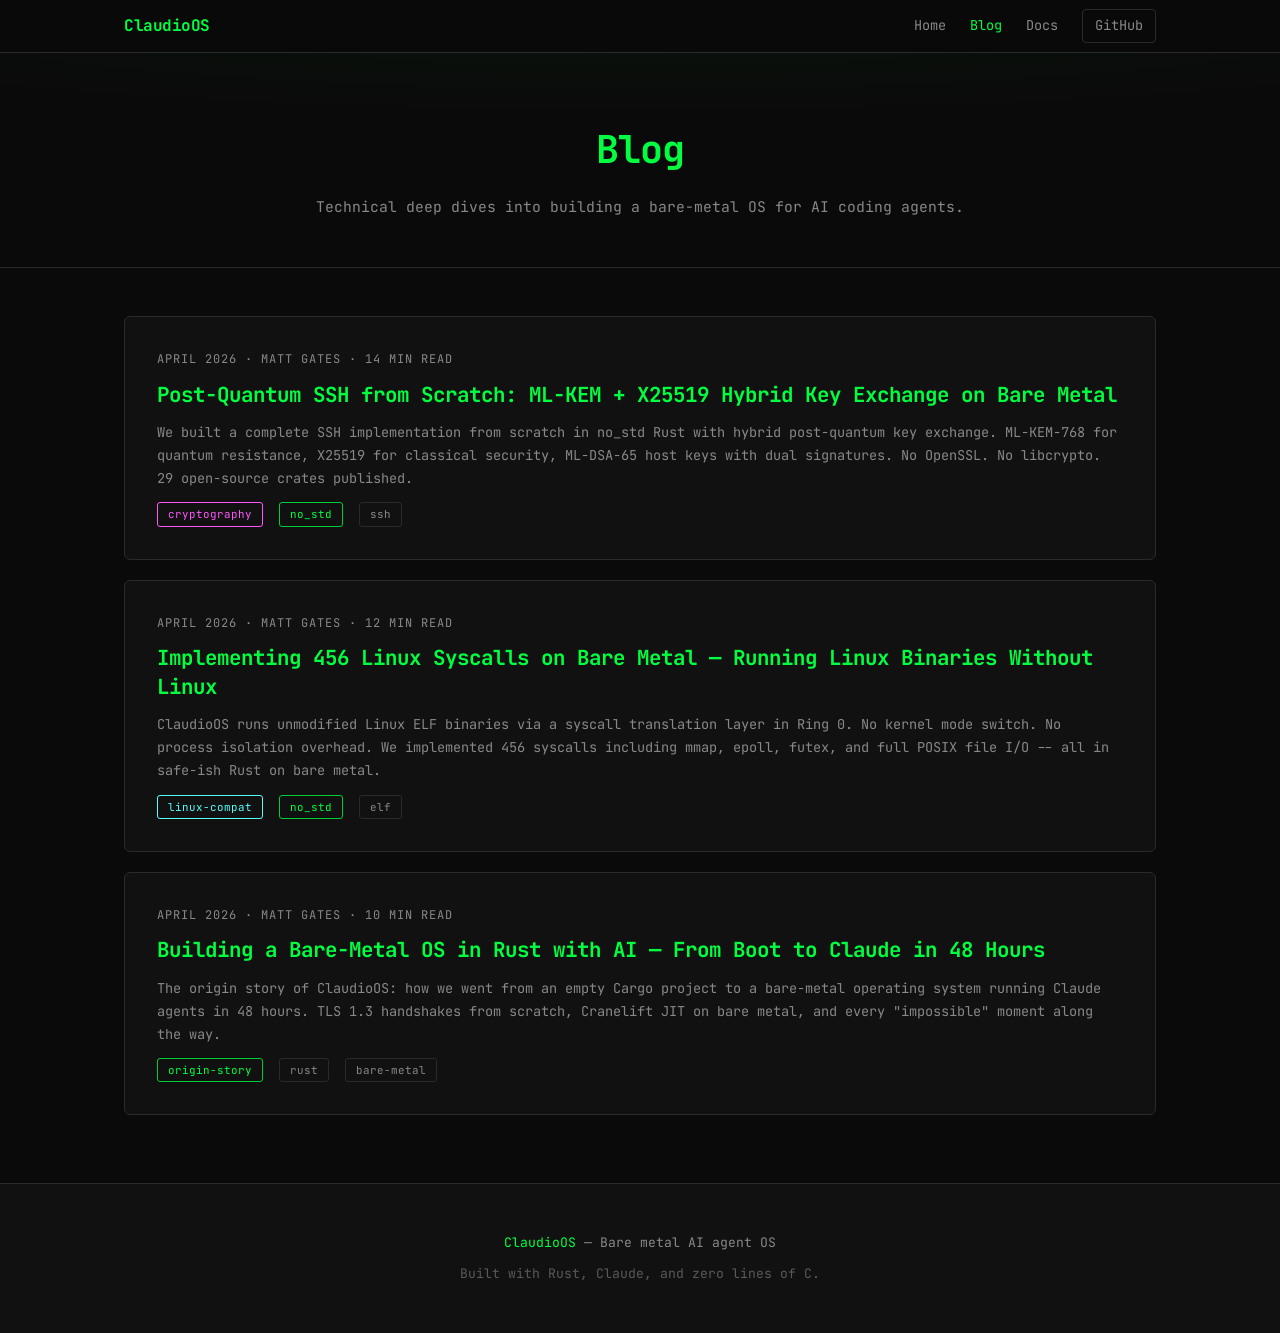
<file: site/blog/index.html>
<!DOCTYPE html>
<html lang="en">
<head>
  <meta charset="UTF-8">
  <meta name="viewport" content="width=device-width, initial-scale=1.0">
  <title>Blog — ClaudioOS</title>
  <meta name="description" content="Technical blog posts about building ClaudioOS, a bare-metal Rust operating system for AI coding agents.">
  <meta property="og:title" content="Blog — ClaudioOS">
  <meta property="og:description" content="Technical deep dives into building a bare-metal OS in Rust: boot to Claude in 48 hours, Linux syscalls on bare metal, post-quantum SSH from scratch.">
  <meta property="og:type" content="website">
  <meta property="og:url" content="https://claudioos.vercel.app/blog">
  <meta property="og:image" content="https://claudioos.vercel.app/og-image.png">
  <link rel="stylesheet" href="../style.css">
  <style>
    .blog-hero {
      padding: 64px 0 48px;
      text-align: center;
      border-bottom: 1px solid var(--border);
      background: radial-gradient(ellipse 80% 50% at 50% -20%, rgba(0, 255, 65, 0.04), transparent);
    }
    .blog-hero h1 {
      font-size: 2.4rem;
      color: var(--accent);
      margin-bottom: 12px;
      letter-spacing: -1px;
    }
    .blog-hero p {
      font-size: 0.92rem;
      color: var(--text-dim);
    }
    .post-list {
      padding: 48px 0;
    }
    .post-card {
      display: block;
      background: var(--bg-surface);
      border: 1px solid var(--border);
      border-radius: 6px;
      padding: 32px;
      margin-bottom: 20px;
      text-decoration: none;
      transition: border-color 0.2s, box-shadow 0.2s;
    }
    .post-card:hover {
      border-color: var(--accent-dim);
      box-shadow: 0 0 24px rgba(0, 255, 65, 0.05);
      text-decoration: none;
    }
    .post-meta {
      font-size: 0.75rem;
      color: var(--text-dim);
      text-transform: uppercase;
      letter-spacing: 1px;
      margin-bottom: 10px;
    }
    .post-card h2 {
      font-size: 1.3rem;
      color: var(--accent);
      margin-bottom: 12px;
      line-height: 1.4;
      border: none;
      padding: 0;
    }
    .post-card p {
      font-size: 0.85rem;
      color: var(--text-dim);
      line-height: 1.7;
    }
    .post-tag {
      display: inline-block;
      padding: 2px 10px;
      font-size: 0.68rem;
      border: 1px solid var(--border);
      border-radius: 3px;
      color: var(--text-dim);
      margin-right: 6px;
      margin-top: 12px;
    }
    .post-tag.green { border-color: var(--accent-dim); color: var(--accent); }
    .post-tag.cyan { border-color: var(--cyan); color: var(--cyan); }
    .post-tag.magenta { border-color: var(--magenta); color: var(--magenta); }
  </style>
</head>
<body>

<nav>
  <div class="nav-inner">
    <a href="https://claudioos.vercel.app" class="nav-logo" style="text-decoration:none;">ClaudioOS</a>
    <div class="nav-links">
      <a href="https://claudioos.vercel.app">Home</a>
      <a href="/blog" class="active">Blog</a>
      <a href="https://claudioos.vercel.app/docs.html">Docs</a>
      <a href="https://github.com/suhteevah/baremetal-claude" class="nav-github">GitHub</a>
    </div>
  </div>
</nav>

<header class="blog-hero">
  <div class="container">
    <h1>Blog</h1>
    <p>Technical deep dives into building a bare-metal OS for AI coding agents.</p>
  </div>
</header>

<div class="post-list">
  <div class="container">

    <a href="post-quantum-ssh-from-scratch.html" class="post-card">
      <div class="post-meta">April 2026 &middot; Matt Gates &middot; 14 min read</div>
      <h2>Post-Quantum SSH from Scratch: ML-KEM + X25519 Hybrid Key Exchange on Bare Metal</h2>
      <p>
        We built a complete SSH implementation from scratch in no_std Rust with hybrid post-quantum
        key exchange. ML-KEM-768 for quantum resistance, X25519 for classical security, ML-DSA-65
        host keys with dual signatures. No OpenSSL. No libcrypto. 29 open-source crates published.
      </p>
      <span class="post-tag magenta">cryptography</span>
      <span class="post-tag green">no_std</span>
      <span class="post-tag">ssh</span>
    </a>

    <a href="linux-syscalls-on-bare-metal.html" class="post-card">
      <div class="post-meta">April 2026 &middot; Matt Gates &middot; 12 min read</div>
      <h2>Implementing 456 Linux Syscalls on Bare Metal &mdash; Running Linux Binaries Without Linux</h2>
      <p>
        ClaudioOS runs unmodified Linux ELF binaries via a syscall translation layer in Ring 0.
        No kernel mode switch. No process isolation overhead. We implemented 456 syscalls including
        mmap, epoll, futex, and full POSIX file I/O -- all in safe-ish Rust on bare metal.
      </p>
      <span class="post-tag cyan">linux-compat</span>
      <span class="post-tag green">no_std</span>
      <span class="post-tag">elf</span>
    </a>

    <a href="building-os-in-rust-with-ai.html" class="post-card">
      <div class="post-meta">April 2026 &middot; Matt Gates &middot; 10 min read</div>
      <h2>Building a Bare-Metal OS in Rust with AI &mdash; From Boot to Claude in 48 Hours</h2>
      <p>
        The origin story of ClaudioOS: how we went from an empty Cargo project to a bare-metal
        operating system running Claude agents in 48 hours. TLS 1.3 handshakes from scratch,
        Cranelift JIT on bare metal, and every "impossible" moment along the way.
      </p>
      <span class="post-tag green">origin-story</span>
      <span class="post-tag">rust</span>
      <span class="post-tag">bare-metal</span>
    </a>

  </div>
</div>

<footer>
  <div class="footer-inner container">
    <p><a href="https://claudioos.vercel.app">ClaudioOS</a> &mdash; Bare metal AI agent OS</p>
    <p class="footer-sub">Built with Rust, Claude, and zero lines of C.</p>
  </div>
</footer>

</body>
</html>
</file>
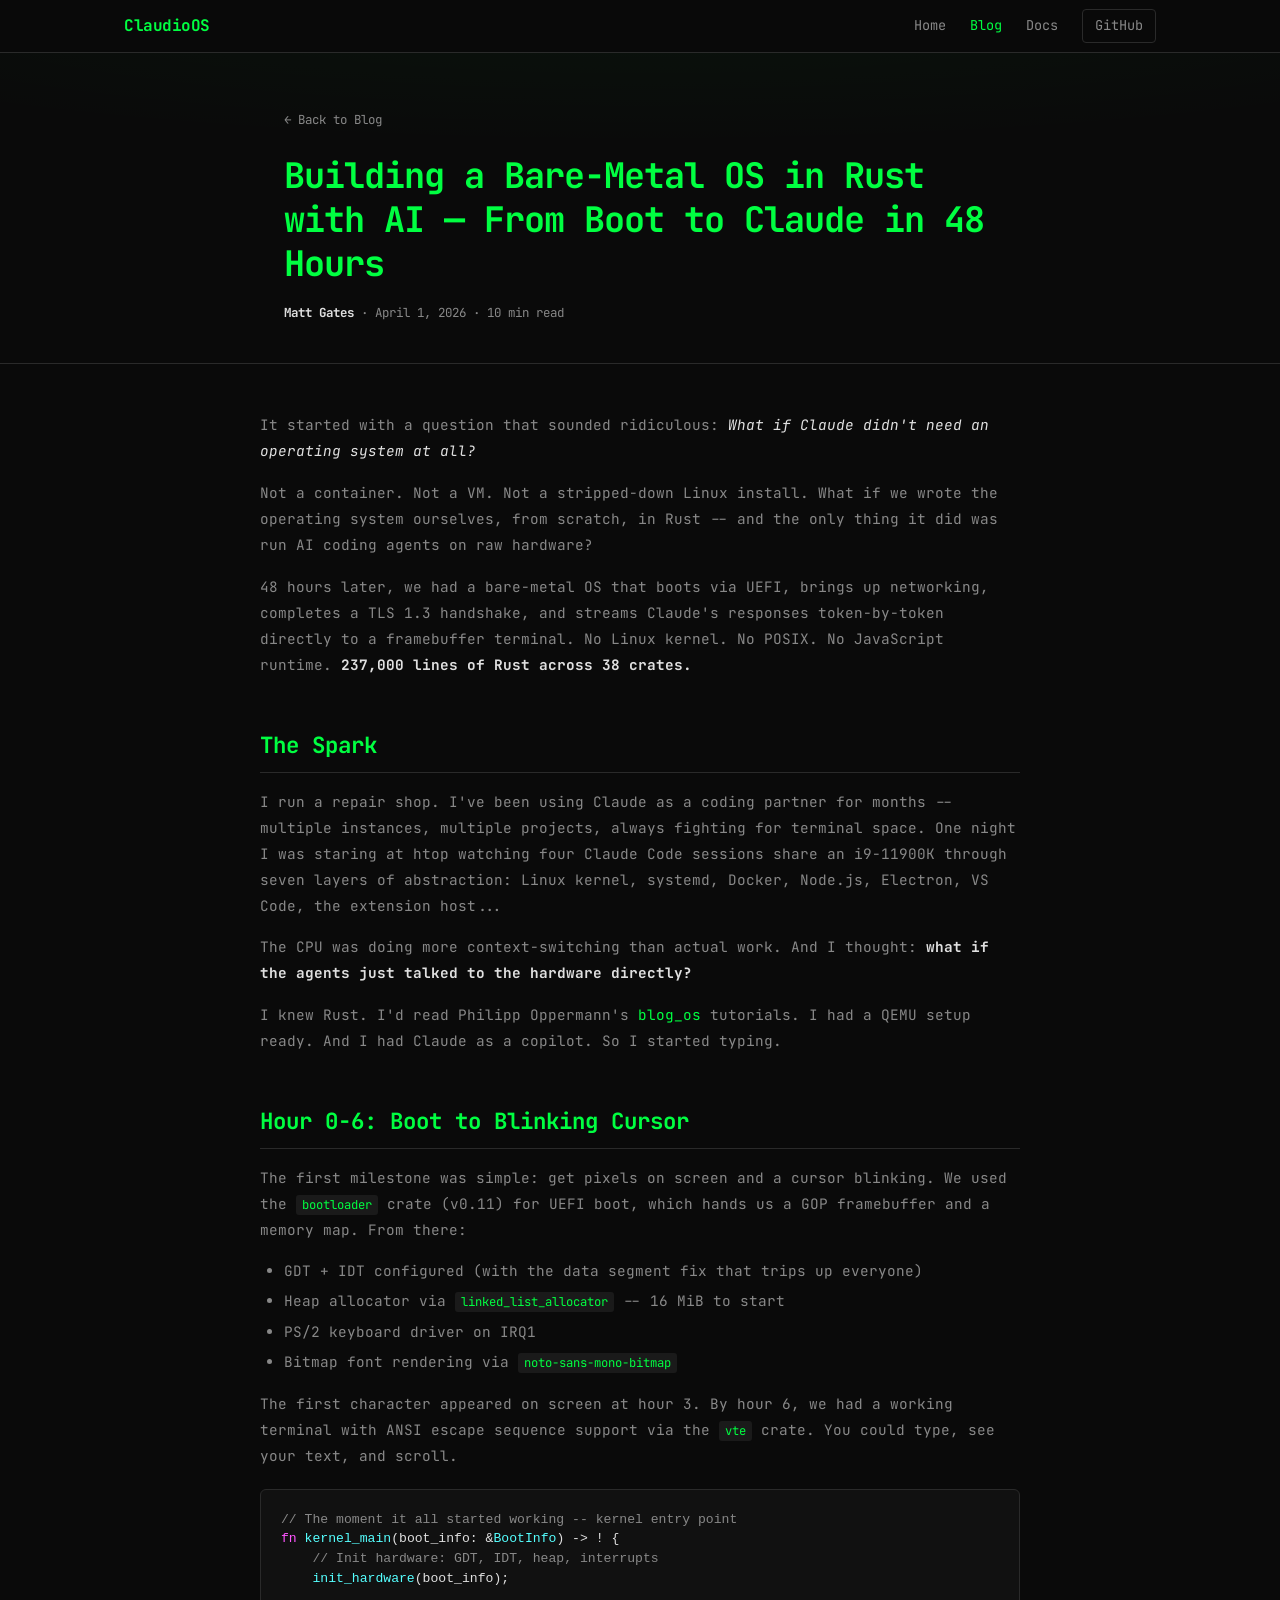
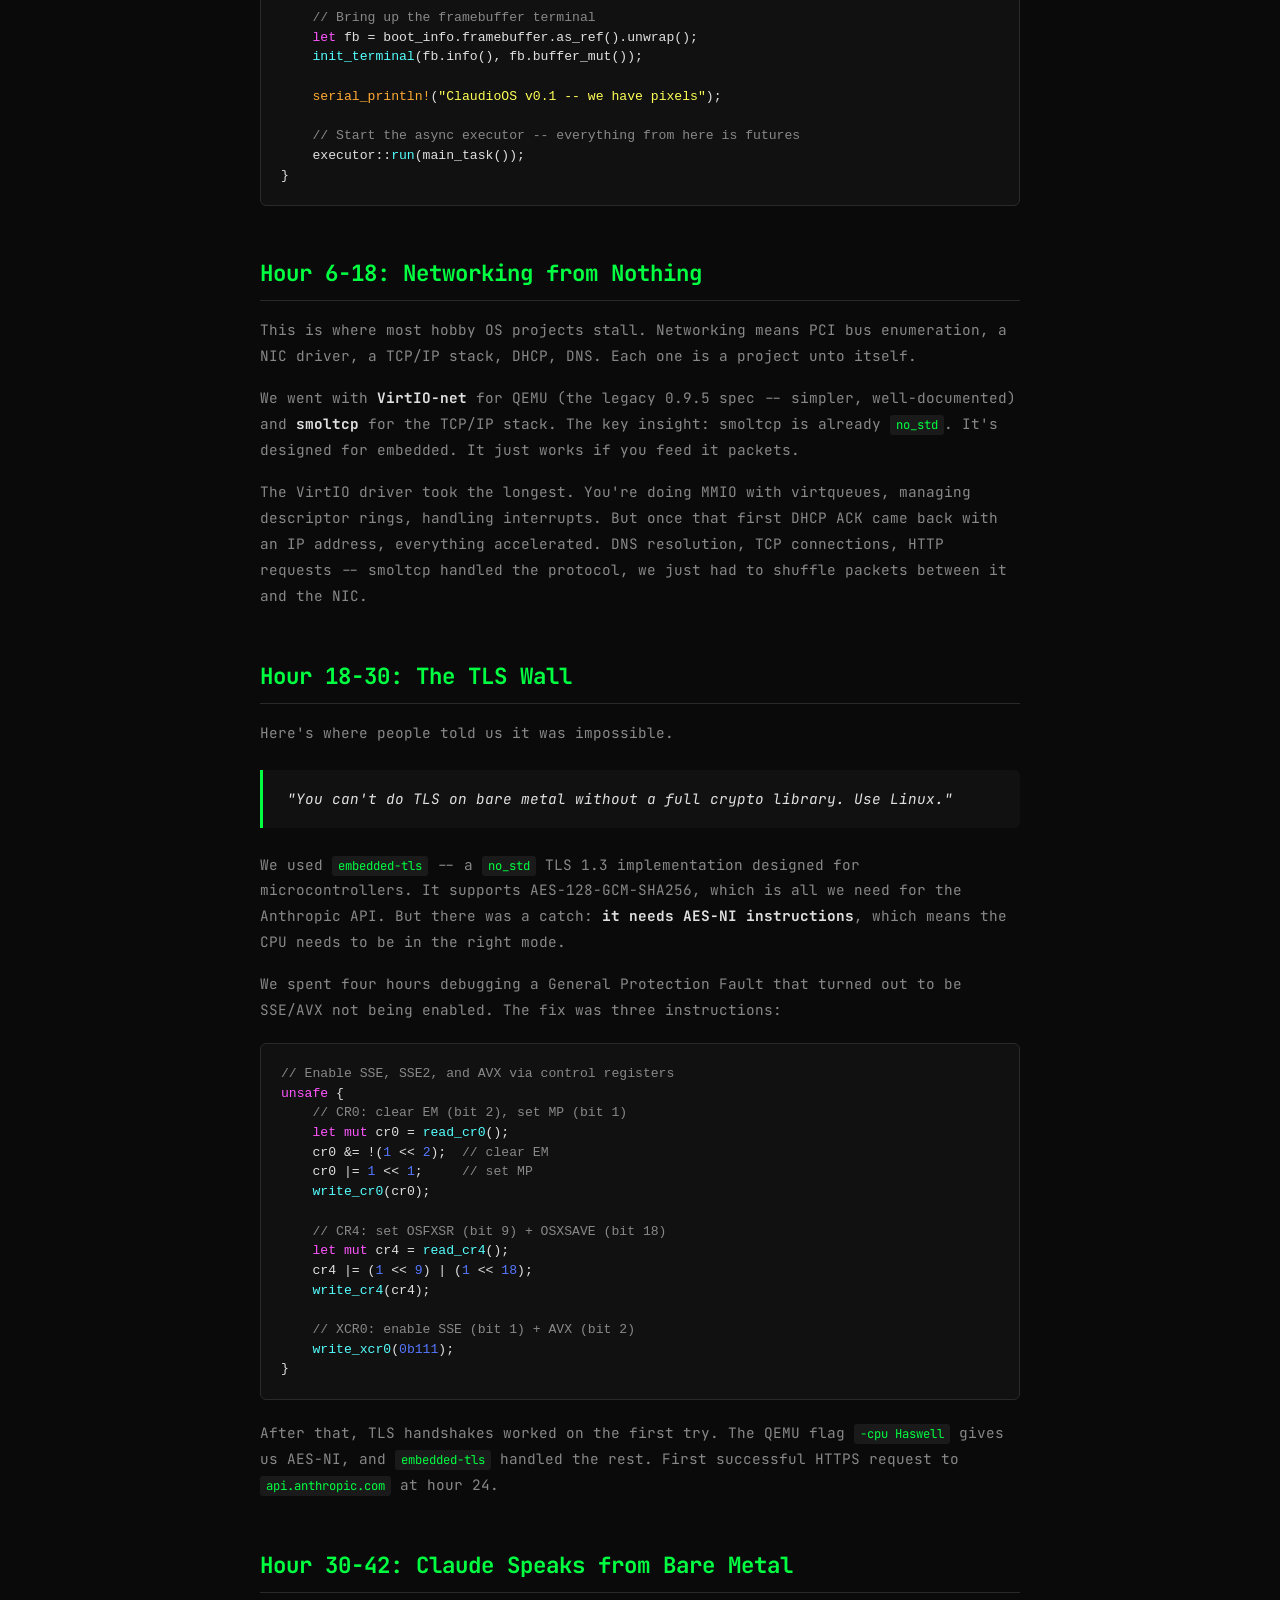
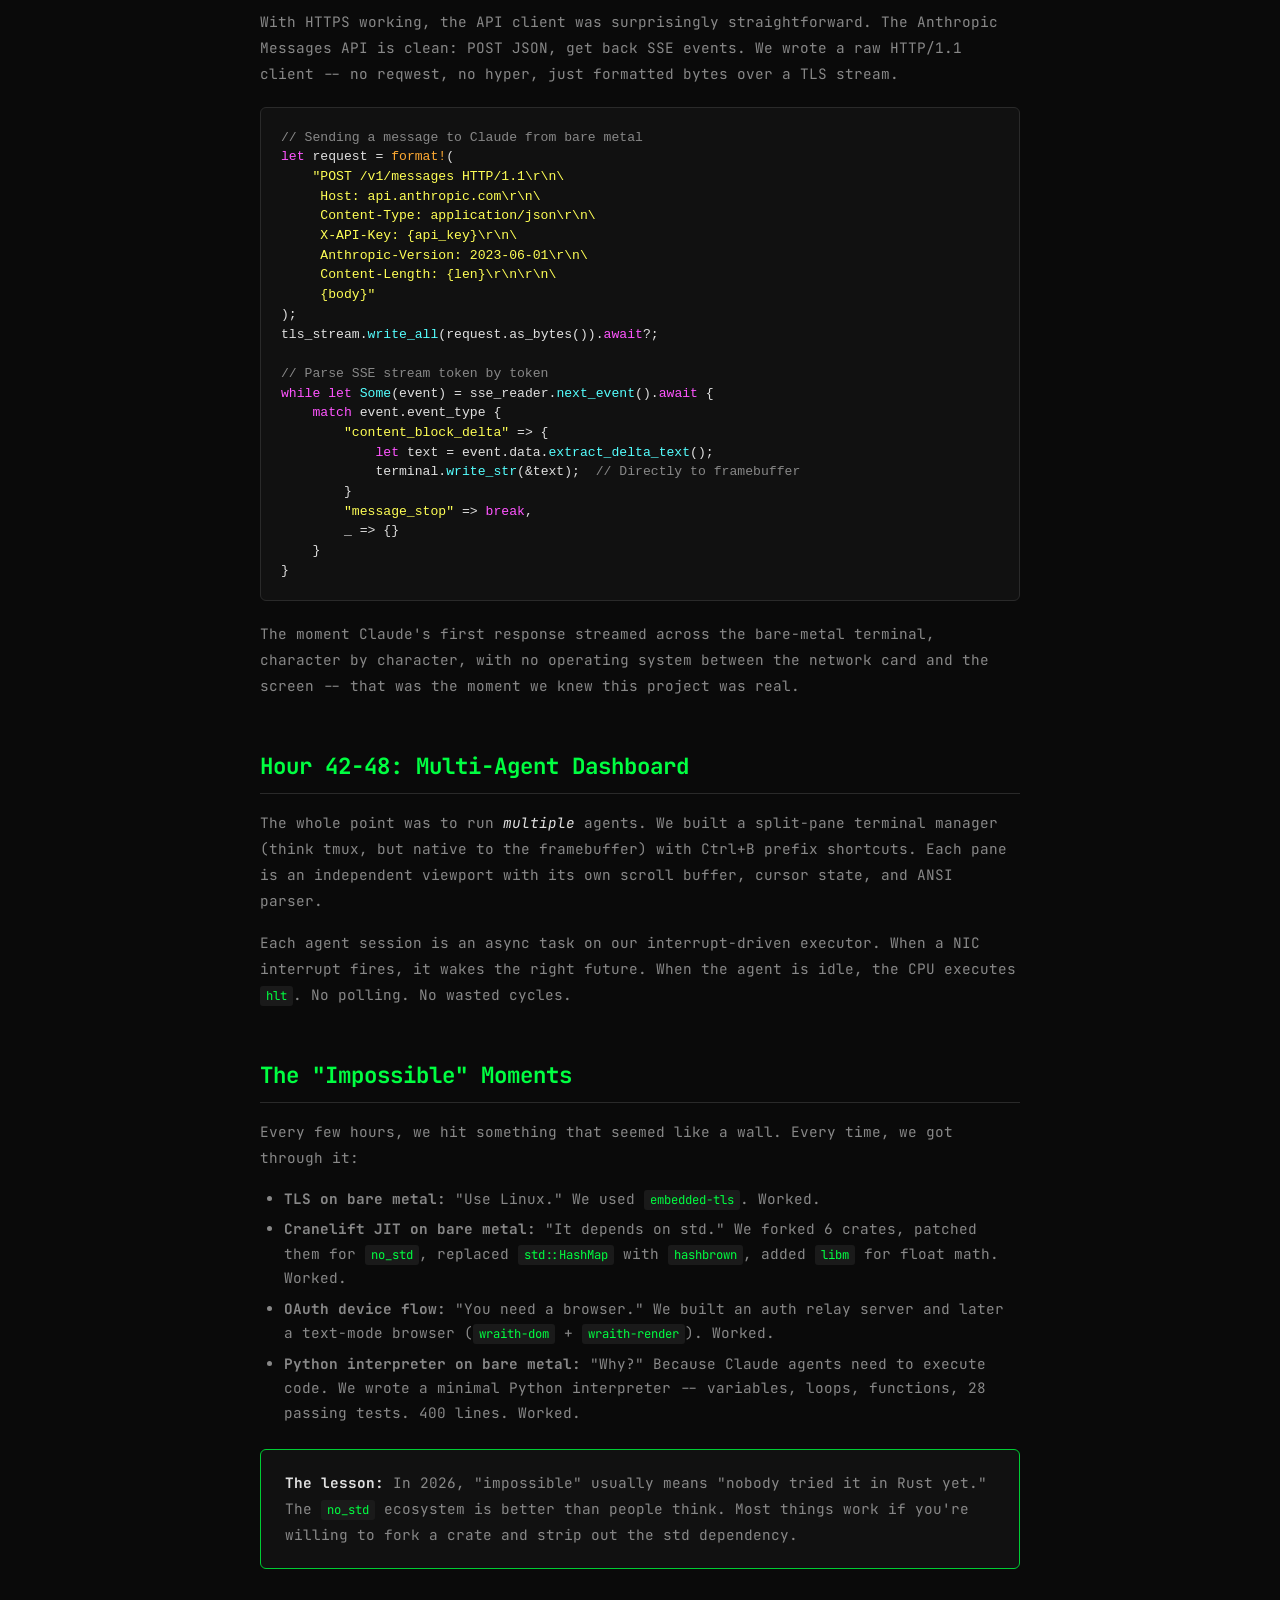
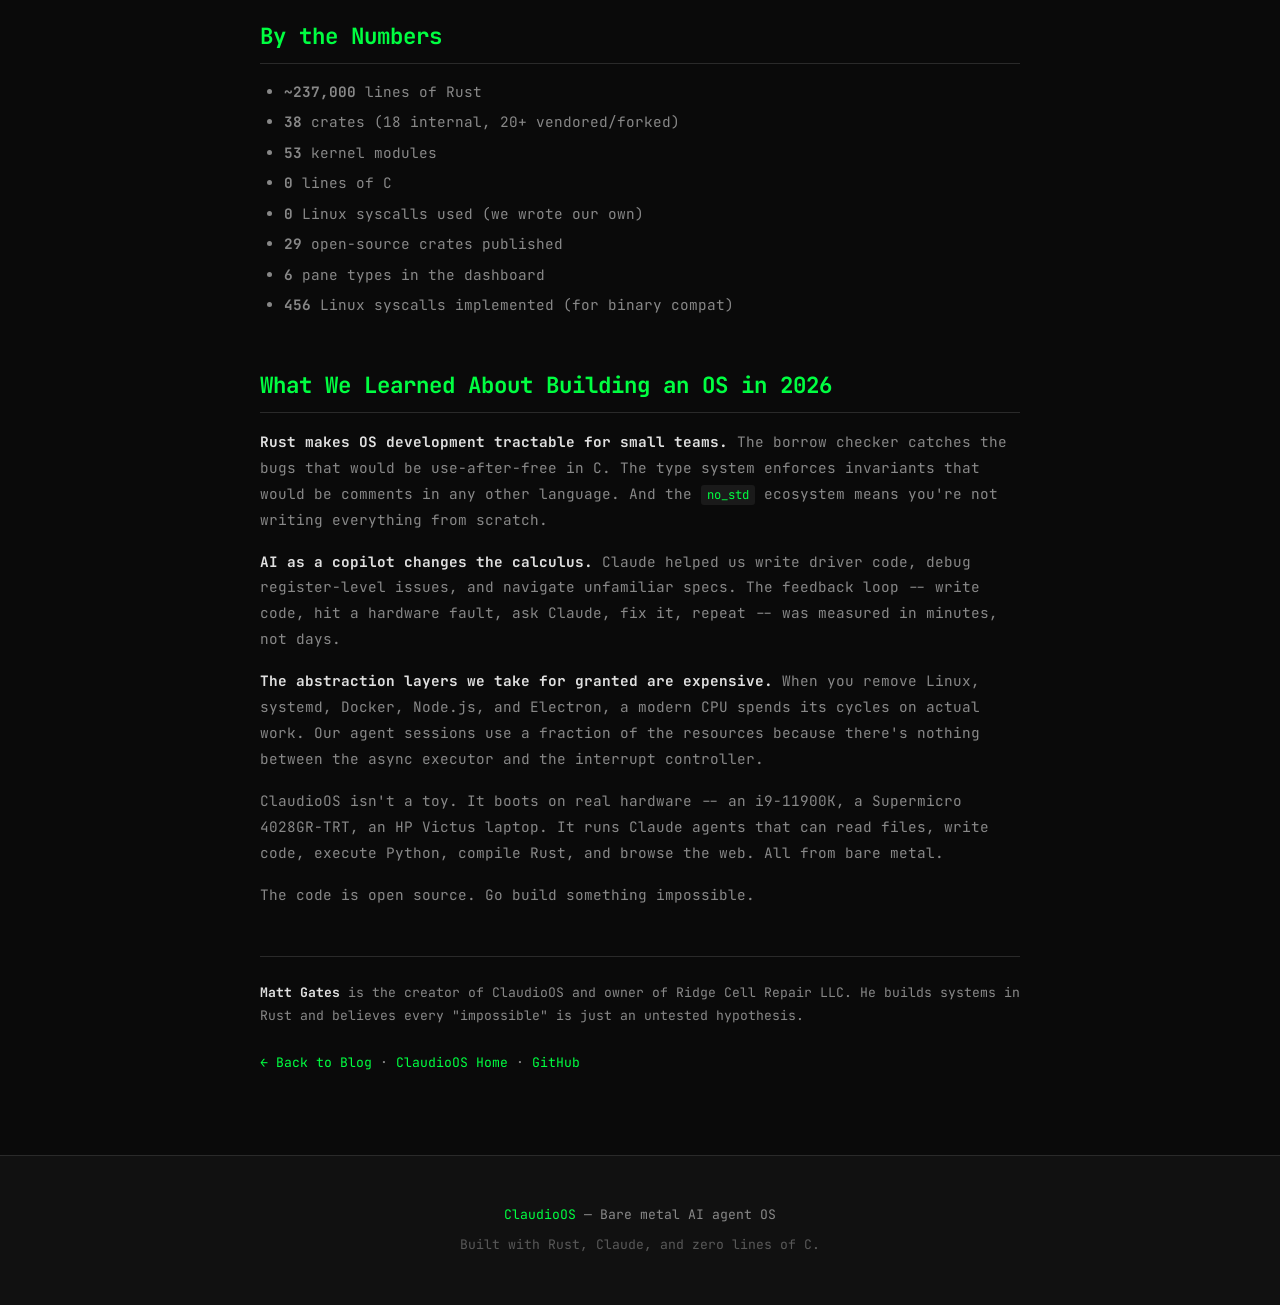
<file: site/blog/building-os-in-rust-with-ai.html>
<!DOCTYPE html>
<html lang="en">
<head>
  <meta charset="UTF-8">
  <meta name="viewport" content="width=device-width, initial-scale=1.0">
  <title>Building a Bare-Metal OS in Rust with AI — From Boot to Claude in 48 Hours | ClaudioOS</title>
  <meta name="description" content="The origin story of ClaudioOS: from an empty Cargo project to a bare-metal OS running Claude agents in 48 hours. TLS 1.3, Cranelift JIT, OAuth — all on bare metal.">
  <meta property="og:title" content="Building a Bare-Metal OS in Rust with AI — From Boot to Claude in 48 Hours">
  <meta property="og:description" content="How we built a bare-metal Rust OS that runs Claude agents directly on hardware. No Linux, no POSIX, 237K lines of Rust, 38 crates.">
  <meta property="og:type" content="article">
  <meta property="og:url" content="https://claudioos.vercel.app/blog/building-os-in-rust-with-ai.html">
  <meta property="og:image" content="https://claudioos.vercel.app/og-image.png">
  <meta property="article:author" content="Matt Gates">
  <meta property="article:published_time" content="2026-04-01">
  <meta name="twitter:card" content="summary_large_image">
  <meta name="twitter:title" content="Building a Bare-Metal OS in Rust with AI — From Boot to Claude in 48 Hours">
  <meta name="twitter:description" content="From empty Cargo project to Claude talking from bare metal. 237K lines of Rust, 38 crates, 0 lines of C.">
  <link rel="stylesheet" href="../style.css">
  <style>
    .blog-header {
      padding: 56px 0 40px;
      border-bottom: 1px solid var(--border);
      background: radial-gradient(ellipse 80% 50% at 50% -20%, rgba(0, 255, 65, 0.04), transparent);
    }
    .blog-header .back-link {
      font-size: 0.78rem;
      color: var(--text-dim);
      margin-bottom: 24px;
      display: block;
    }
    .blog-header h1 {
      font-size: 2.2rem;
      color: var(--accent);
      margin-bottom: 16px;
      letter-spacing: -1px;
      line-height: 1.25;
    }
    .blog-meta {
      font-size: 0.78rem;
      color: var(--text-dim);
    }
    .blog-meta strong { color: var(--text); }
    .blog-body {
      padding: 48px 0 64px;
      max-width: 760px;
      margin: 0 auto;
    }
    .blog-body h2 {
      font-size: 1.4rem;
      color: var(--accent);
      margin-top: 48px;
      margin-bottom: 16px;
      padding-bottom: 8px;
      border-bottom: 1px solid var(--border);
    }
    .blog-body h3 {
      font-size: 1.1rem;
      color: var(--text);
      margin-top: 32px;
      margin-bottom: 12px;
    }
    .blog-body p {
      font-size: 0.9rem;
      color: var(--text-dim);
      margin-bottom: 16px;
      line-height: 1.8;
    }
    .blog-body p strong { color: var(--text); }
    .blog-body p em { color: var(--text); font-style: italic; }
    .blog-body ul, .blog-body ol {
      margin-bottom: 16px;
      padding-left: 24px;
    }
    .blog-body li {
      font-size: 0.9rem;
      color: var(--text-dim);
      margin-bottom: 6px;
      line-height: 1.7;
    }
    .blog-body blockquote {
      border-left: 3px solid var(--accent);
      background: var(--bg-surface);
      padding: 16px 24px;
      margin: 24px 0;
      border-radius: 0 6px 6px 0;
    }
    .blog-body blockquote p {
      color: var(--text);
      margin-bottom: 0;
      font-style: italic;
    }
    .blog-body pre {
      margin: 20px 0;
    }
    .blog-body .highlight-box {
      background: var(--bg-surface);
      border: 1px solid var(--accent-dim);
      border-radius: 6px;
      padding: 20px 24px;
      margin: 24px 0;
    }
    .blog-body .highlight-box p { margin-bottom: 0; }
    .kw { color: var(--magenta); }
    .fn { color: var(--cyan); }
    .str { color: var(--yellow); }
    .cmt { color: var(--text-dim); }
    .mac { color: var(--orange); }
    .num { color: var(--blue); }
    .typ { color: var(--cyan); }
  </style>
</head>
<body>

<nav>
  <div class="nav-inner">
    <a href="https://claudioos.vercel.app" class="nav-logo" style="text-decoration:none;">ClaudioOS</a>
    <div class="nav-links">
      <a href="https://claudioos.vercel.app">Home</a>
      <a href="/blog" class="active">Blog</a>
      <a href="https://claudioos.vercel.app/docs.html">Docs</a>
      <a href="https://github.com/suhteevah/baremetal-claude" class="nav-github">GitHub</a>
    </div>
  </div>
</nav>

<header class="blog-header">
  <div class="container" style="max-width:760px;">
    <a href="/blog" class="back-link">&larr; Back to Blog</a>
    <h1>Building a Bare-Metal OS in Rust with AI &mdash; From Boot to Claude in 48 Hours</h1>
    <div class="blog-meta">
      <strong>Matt Gates</strong> &middot; April 1, 2026 &middot; 10 min read
    </div>
  </div>
</header>

<article class="blog-body container">

  <p>
    It started with a question that sounded ridiculous: <em>What if Claude didn't need an operating system at all?</em>
  </p>
  <p>
    Not a container. Not a VM. Not a stripped-down Linux install. What if we wrote the operating system
    ourselves, from scratch, in Rust -- and the only thing it did was run AI coding agents on raw hardware?
  </p>
  <p>
    48 hours later, we had a bare-metal OS that boots via UEFI, brings up networking, completes a TLS 1.3
    handshake, and streams Claude's responses token-by-token directly to a framebuffer terminal. No Linux
    kernel. No POSIX. No JavaScript runtime. <strong>237,000 lines of Rust across 38 crates.</strong>
  </p>

  <h2>The Spark</h2>

  <p>
    I run a repair shop. I've been using Claude as a coding partner for months -- multiple instances,
    multiple projects, always fighting for terminal space. One night I was staring at htop watching
    four Claude Code sessions share an i9-11900K through seven layers of abstraction: Linux kernel,
    systemd, Docker, Node.js, Electron, VS Code, the extension host...
  </p>
  <p>
    The CPU was doing more context-switching than actual work. And I thought: <strong>what if the agents
    just talked to the hardware directly?</strong>
  </p>
  <p>
    I knew Rust. I'd read Philipp Oppermann's <a href="https://os.phil-opp.com">blog_os</a> tutorials.
    I had a QEMU setup ready. And I had Claude as a copilot. So I started typing.
  </p>

  <h2>Hour 0-6: Boot to Blinking Cursor</h2>

  <p>
    The first milestone was simple: get pixels on screen and a cursor blinking. We used the
    <code>bootloader</code> crate (v0.11) for UEFI boot, which hands us a GOP framebuffer and a
    memory map. From there:
  </p>
  <ul>
    <li>GDT + IDT configured (with the data segment fix that trips up everyone)</li>
    <li>Heap allocator via <code>linked_list_allocator</code> -- 16 MiB to start</li>
    <li>PS/2 keyboard driver on IRQ1</li>
    <li>Bitmap font rendering via <code>noto-sans-mono-bitmap</code></li>
  </ul>
  <p>
    The first character appeared on screen at hour 3. By hour 6, we had a working terminal with
    ANSI escape sequence support via the <code>vte</code> crate. You could type, see your text,
    and scroll.
  </p>

<pre><span class="cmt">// The moment it all started working -- kernel entry point</span>
<span class="kw">fn</span> <span class="fn">kernel_main</span>(boot_info: &amp;<span class="typ">BootInfo</span>) -&gt; ! {
    <span class="cmt">// Init hardware: GDT, IDT, heap, interrupts</span>
    <span class="fn">init_hardware</span>(boot_info);

    <span class="cmt">// Bring up the framebuffer terminal</span>
    <span class="kw">let</span> fb = boot_info.framebuffer.as_ref().unwrap();
    <span class="fn">init_terminal</span>(fb.info(), fb.buffer_mut());

    <span class="mac">serial_println!</span>(<span class="str">"ClaudioOS v0.1 -- we have pixels"</span>);

    <span class="cmt">// Start the async executor -- everything from here is futures</span>
    executor::<span class="fn">run</span>(main_task());
}</pre>

  <h2>Hour 6-18: Networking from Nothing</h2>

  <p>
    This is where most hobby OS projects stall. Networking means PCI bus enumeration, a NIC driver,
    a TCP/IP stack, DHCP, DNS. Each one is a project unto itself.
  </p>
  <p>
    We went with <strong>VirtIO-net</strong> for QEMU (the legacy 0.9.5 spec -- simpler, well-documented)
    and <strong>smoltcp</strong> for the TCP/IP stack. The key insight: smoltcp is already <code>no_std</code>.
    It's designed for embedded. It just works if you feed it packets.
  </p>
  <p>
    The VirtIO driver took the longest. You're doing MMIO with virtqueues, managing descriptor rings,
    handling interrupts. But once that first DHCP ACK came back with an IP address, everything
    accelerated. DNS resolution, TCP connections, HTTP requests -- smoltcp handled the protocol,
    we just had to shuffle packets between it and the NIC.
  </p>

  <h2>Hour 18-30: The TLS Wall</h2>

  <p>
    Here's where people told us it was impossible.
  </p>

  <blockquote>
    <p>"You can't do TLS on bare metal without a full crypto library. Use Linux."</p>
  </blockquote>

  <p>
    We used <code>embedded-tls</code> -- a <code>no_std</code> TLS 1.3 implementation designed for
    microcontrollers. It supports AES-128-GCM-SHA256, which is all we need for the Anthropic API.
    But there was a catch: <strong>it needs AES-NI instructions</strong>, which means the CPU needs
    to be in the right mode.
  </p>
  <p>
    We spent four hours debugging a General Protection Fault that turned out to be SSE/AVX not
    being enabled. The fix was three instructions:
  </p>

<pre><span class="cmt">// Enable SSE, SSE2, and AVX via control registers</span>
<span class="kw">unsafe</span> {
    <span class="cmt">// CR0: clear EM (bit 2), set MP (bit 1)</span>
    <span class="kw">let mut</span> cr0 = <span class="fn">read_cr0</span>();
    cr0 &amp;= !(<span class="num">1</span> &lt;&lt; <span class="num">2</span>);  <span class="cmt">// clear EM</span>
    cr0 |= <span class="num">1</span> &lt;&lt; <span class="num">1</span>;     <span class="cmt">// set MP</span>
    <span class="fn">write_cr0</span>(cr0);

    <span class="cmt">// CR4: set OSFXSR (bit 9) + OSXSAVE (bit 18)</span>
    <span class="kw">let mut</span> cr4 = <span class="fn">read_cr4</span>();
    cr4 |= (<span class="num">1</span> &lt;&lt; <span class="num">9</span>) | (<span class="num">1</span> &lt;&lt; <span class="num">18</span>);
    <span class="fn">write_cr4</span>(cr4);

    <span class="cmt">// XCR0: enable SSE (bit 1) + AVX (bit 2)</span>
    <span class="fn">write_xcr0</span>(<span class="num">0b111</span>);
}</pre>

  <p>
    After that, TLS handshakes worked on the first try. The QEMU flag <code>-cpu Haswell</code> gives
    us AES-NI, and <code>embedded-tls</code> handled the rest. First successful HTTPS request to
    <code>api.anthropic.com</code> at hour 24.
  </p>

  <h2>Hour 30-42: Claude Speaks from Bare Metal</h2>

  <p>
    With HTTPS working, the API client was surprisingly straightforward. The Anthropic Messages API
    is clean: POST JSON, get back SSE events. We wrote a raw HTTP/1.1 client -- no reqwest, no hyper,
    just formatted bytes over a TLS stream.
  </p>

<pre><span class="cmt">// Sending a message to Claude from bare metal</span>
<span class="kw">let</span> request = <span class="mac">format!</span>(
    <span class="str">"POST /v1/messages HTTP/1.1\r\n\
     Host: api.anthropic.com\r\n\
     Content-Type: application/json\r\n\
     X-API-Key: {api_key}\r\n\
     Anthropic-Version: 2023-06-01\r\n\
     Content-Length: {len}\r\n\r\n\
     {body}"</span>
);
tls_stream.<span class="fn">write_all</span>(request.as_bytes()).<span class="kw">await</span>?;

<span class="cmt">// Parse SSE stream token by token</span>
<span class="kw">while let</span> <span class="typ">Some</span>(event) = sse_reader.<span class="fn">next_event</span>().<span class="kw">await</span> {
    <span class="kw">match</span> event.event_type {
        <span class="str">"content_block_delta"</span> =&gt; {
            <span class="kw">let</span> text = event.data.<span class="fn">extract_delta_text</span>();
            terminal.<span class="fn">write_str</span>(&amp;text);  <span class="cmt">// Directly to framebuffer</span>
        }
        <span class="str">"message_stop"</span> =&gt; <span class="kw">break</span>,
        _ =&gt; {}
    }
}</pre>

  <p>
    The moment Claude's first response streamed across the bare-metal terminal, character by character,
    with no operating system between the network card and the screen -- that was the moment we knew
    this project was real.
  </p>

  <h2>Hour 42-48: Multi-Agent Dashboard</h2>

  <p>
    The whole point was to run <em>multiple</em> agents. We built a split-pane terminal manager
    (think tmux, but native to the framebuffer) with Ctrl+B prefix shortcuts. Each pane is an
    independent viewport with its own scroll buffer, cursor state, and ANSI parser.
  </p>
  <p>
    Each agent session is an async task on our interrupt-driven executor. When a NIC interrupt fires,
    it wakes the right future. When the agent is idle, the CPU executes <code>hlt</code>. No polling.
    No wasted cycles.
  </p>

  <h2>The "Impossible" Moments</h2>

  <p>
    Every few hours, we hit something that seemed like a wall. Every time, we got through it:
  </p>
  <ul>
    <li><strong>TLS on bare metal:</strong> "Use Linux." We used <code>embedded-tls</code>. Worked.</li>
    <li><strong>Cranelift JIT on bare metal:</strong> "It depends on std." We forked 6 crates, patched
      them for <code>no_std</code>, replaced <code>std::HashMap</code> with <code>hashbrown</code>,
      added <code>libm</code> for float math. Worked.</li>
    <li><strong>OAuth device flow:</strong> "You need a browser." We built an auth relay server and
      later a text-mode browser (<code>wraith-dom</code> + <code>wraith-render</code>). Worked.</li>
    <li><strong>Python interpreter on bare metal:</strong> "Why?" Because Claude agents need to execute
      code. We wrote a minimal Python interpreter -- variables, loops, functions, 28 passing tests.
      400 lines. Worked.</li>
  </ul>

  <div class="highlight-box">
    <p>
      <strong>The lesson:</strong> In 2026, "impossible" usually means "nobody tried it in Rust yet."
      The <code>no_std</code> ecosystem is better than people think. Most things work if you're
      willing to fork a crate and strip out the std dependency.
    </p>
  </div>

  <h2>By the Numbers</h2>

  <ul>
    <li><strong>~237,000</strong> lines of Rust</li>
    <li><strong>38</strong> crates (18 internal, 20+ vendored/forked)</li>
    <li><strong>53</strong> kernel modules</li>
    <li><strong>0</strong> lines of C</li>
    <li><strong>0</strong> Linux syscalls used (we wrote our own)</li>
    <li><strong>29</strong> open-source crates published</li>
    <li><strong>6</strong> pane types in the dashboard</li>
    <li><strong>456</strong> Linux syscalls implemented (for binary compat)</li>
  </ul>

  <h2>What We Learned About Building an OS in 2026</h2>

  <p>
    <strong>Rust makes OS development tractable for small teams.</strong> The borrow checker catches
    the bugs that would be use-after-free in C. The type system enforces invariants that would be
    comments in any other language. And the <code>no_std</code> ecosystem means you're not writing
    everything from scratch.
  </p>
  <p>
    <strong>AI as a copilot changes the calculus.</strong> Claude helped us write driver code, debug
    register-level issues, and navigate unfamiliar specs. The feedback loop -- write code, hit a
    hardware fault, ask Claude, fix it, repeat -- was measured in minutes, not days.
  </p>
  <p>
    <strong>The abstraction layers we take for granted are expensive.</strong> When you remove Linux,
    systemd, Docker, Node.js, and Electron, a modern CPU spends its cycles on actual work. Our agent
    sessions use a fraction of the resources because there's nothing between the async executor and
    the interrupt controller.
  </p>
  <p>
    ClaudioOS isn't a toy. It boots on real hardware -- an i9-11900K, a Supermicro 4028GR-TRT, an
    HP Victus laptop. It runs Claude agents that can read files, write code, execute Python, compile
    Rust, and browse the web. All from bare metal.
  </p>
  <p>
    The code is open source. Go build something impossible.
  </p>

  <p style="margin-top:48px; padding-top:24px; border-top:1px solid var(--border); font-size:0.82rem; color:var(--text-dim);">
    <strong style="color:var(--text);">Matt Gates</strong> is the creator of ClaudioOS and owner of Ridge Cell Repair LLC.
    He builds systems in Rust and believes every "impossible" is just an untested hypothesis.
    <br><br>
    <a href="/blog">&larr; Back to Blog</a> &middot; <a href="https://claudioos.vercel.app">ClaudioOS Home</a> &middot; <a href="https://github.com/suhteevah/baremetal-claude">GitHub</a>
  </p>

</article>

<footer>
  <div class="footer-inner container">
    <p><a href="https://claudioos.vercel.app">ClaudioOS</a> &mdash; Bare metal AI agent OS</p>
    <p class="footer-sub">Built with Rust, Claude, and zero lines of C.</p>
  </div>
</footer>

</body>
</html>
</file>
<file: site/style.css>
/* ClaudioOS — Terminal Aesthetic v2 */

@import url('https://fonts.googleapis.com/css2?family=JetBrains+Mono:wght@300;400;500;700&display=swap');

:root {
  --bg: #0a0a0a;
  --bg-surface: #111111;
  --bg-elevated: #1a1a1a;
  --text: #e0e0e0;
  --text-dim: #888888;
  --accent: #00ff41;
  --accent-dim: #00cc34;
  --accent-glow: rgba(0, 255, 65, 0.08);
  --border: #2a2a2a;
  --red: #ff5555;
  --yellow: #ffff55;
  --cyan: #55ffff;
  --blue: #5577ff;
  --magenta: #ff55ff;
  --orange: #ffaa33;
}

*, *::before, *::after {
  box-sizing: border-box;
  margin: 0;
  padding: 0;
}

html {
  scroll-behavior: smooth;
  font-size: 16px;
}

body {
  font-family: 'JetBrains Mono', 'Cascadia Code', 'Fira Code', 'Consolas', monospace;
  background-color: var(--bg);
  color: var(--text);
  line-height: 1.7;
  -webkit-font-smoothing: antialiased;
}

/* ---- Layout ---- */

.container {
  max-width: 1080px;
  margin: 0 auto;
  padding: 0 24px;
}

/* ---- Nav ---- */

nav {
  border-bottom: 1px solid var(--border);
  font-size: 0.85rem;
  position: sticky;
  top: 0;
  background: rgba(10, 10, 10, 0.95);
  backdrop-filter: blur(12px);
  -webkit-backdrop-filter: blur(12px);
  z-index: 100;
}

.nav-inner {
  max-width: 1080px;
  margin: 0 auto;
  padding: 0 24px;
  display: flex;
  align-items: center;
  justify-content: space-between;
  height: 52px;
}

.nav-logo {
  font-weight: 700;
  color: var(--accent);
  font-size: 1rem;
  letter-spacing: -0.5px;
}

.nav-links {
  display: flex;
  gap: 24px;
  align-items: center;
}

nav a {
  color: var(--text-dim);
  text-decoration: none;
  transition: color 0.15s;
}

nav a:hover,
nav a.active {
  color: var(--accent);
}

.nav-github {
  padding: 4px 12px;
  border: 1px solid var(--border);
  border-radius: 4px;
  transition: border-color 0.2s, color 0.2s;
}

.nav-github:hover {
  border-color: var(--accent-dim);
  color: var(--accent);
  text-decoration: none;
}

/* ---- Hero ---- */

.hero {
  padding: 80px 0 60px;
  text-align: center;
  border-bottom: 1px solid var(--border);
  background: radial-gradient(ellipse 80% 50% at 50% -20%, rgba(0, 255, 65, 0.04), transparent);
}

.hero-eyebrow {
  font-size: 0.78rem;
  color: var(--text-dim);
  letter-spacing: 1px;
  text-transform: uppercase;
  margin-bottom: 16px;
}

.hero h1 {
  font-size: 3.2rem;
  font-weight: 700;
  color: var(--accent);
  margin-bottom: 16px;
  letter-spacing: -1px;
  text-shadow: 0 0 60px rgba(0, 255, 65, 0.15);
}

.hero .tagline {
  font-size: 1.1rem;
  color: var(--text-dim);
  margin-bottom: 24px;
  line-height: 1.8;
}

.hero .tagline strong {
  color: var(--text);
}

.hero-sub {
  font-size: 0.85rem;
  color: var(--text-dim);
  max-width: 720px;
  margin: 0 auto 28px;
  line-height: 1.7;
}

.badge-row {
  display: flex;
  justify-content: center;
  gap: 10px;
  flex-wrap: wrap;
  margin-bottom: 28px;
}

.badge {
  display: inline-block;
  padding: 4px 12px;
  font-size: 0.72rem;
  border: 1px solid var(--border);
  border-radius: 3px;
  color: var(--text-dim);
  background: var(--bg-surface);
}

.badge.green {
  border-color: var(--accent-dim);
  color: var(--accent);
}

.hero-actions {
  display: flex;
  justify-content: center;
  gap: 12px;
  flex-wrap: wrap;
}

.btn {
  display: inline-block;
  padding: 10px 24px;
  font-size: 0.85rem;
  font-family: inherit;
  border-radius: 4px;
  text-decoration: none;
  font-weight: 500;
  transition: all 0.2s;
}

.btn-primary {
  background: var(--accent);
  color: var(--bg);
  border: 1px solid var(--accent);
}

.btn-primary:hover {
  background: var(--accent-dim);
  border-color: var(--accent-dim);
  text-decoration: none;
}

.btn-secondary {
  background: transparent;
  color: var(--accent);
  border: 1px solid var(--accent-dim);
}

.btn-secondary:hover {
  background: var(--accent-glow);
  text-decoration: none;
}

/* ---- Stats Bar ---- */

.stats-bar {
  padding: 32px 0;
  border-bottom: 1px solid var(--border);
  background: var(--bg-surface);
}

.stats-grid {
  display: grid;
  grid-template-columns: repeat(4, 1fr);
  gap: 24px;
  text-align: center;
}

.stat-number {
  font-size: 2rem;
  font-weight: 700;
  color: var(--accent);
  line-height: 1.2;
}

.stat-label {
  font-size: 0.75rem;
  color: var(--text-dim);
  text-transform: uppercase;
  letter-spacing: 1px;
  margin-top: 4px;
}

/* ---- Section ---- */

section {
  padding: 56px 0;
  border-bottom: 1px solid var(--border);
}

section:last-child {
  border-bottom: none;
}

section h2 {
  font-size: 1.5rem;
  font-weight: 700;
  color: var(--accent);
  margin-bottom: 12px;
}

.section-intro {
  font-size: 0.88rem;
  color: var(--text-dim);
  margin-bottom: 32px;
  max-width: 640px;
}

section h3 {
  font-size: 1.1rem;
  font-weight: 500;
  color: var(--text);
  margin-top: 32px;
  margin-bottom: 12px;
}

/* ---- Feature Grid ---- */

.feature-grid {
  display: grid;
  grid-template-columns: repeat(auto-fit, minmax(280px, 1fr));
  gap: 16px;
  margin-top: 24px;
}

.feature-card {
  background: var(--bg-surface);
  border: 1px solid var(--border);
  border-radius: 6px;
  padding: 24px;
  transition: border-color 0.2s, box-shadow 0.2s;
}

.feature-card:hover {
  border-color: var(--accent-dim);
  box-shadow: 0 0 20px rgba(0, 255, 65, 0.04);
}

.feature-card .label {
  font-size: 0.68rem;
  text-transform: uppercase;
  letter-spacing: 1.5px;
  color: var(--accent);
  margin-bottom: 8px;
}

.feature-card h3 {
  font-size: 1rem;
  margin: 0 0 8px 0;
  color: var(--text);
}

.feature-card p {
  font-size: 0.82rem;
  color: var(--text-dim);
  line-height: 1.6;
}

/* ---- Architecture Diagram ---- */

.diagram-block {
  background: var(--bg-surface);
  border: 1px solid var(--border);
  border-radius: 6px;
  padding: 24px;
  margin: 24px 0;
  overflow-x: auto;
}

.diagram-block pre {
  color: var(--accent);
  font-size: 0.72rem;
  line-height: 1.35;
  margin: 0;
}

/* ---- Crate Grid ---- */

.crate-category {
  font-size: 0.9rem;
  color: var(--text);
  margin-top: 28px;
  margin-bottom: 12px;
  padding-bottom: 6px;
  border-bottom: 1px solid var(--border);
}

.crate-grid {
  display: grid;
  grid-template-columns: repeat(auto-fill, minmax(240px, 1fr));
  gap: 10px;
  margin-bottom: 8px;
}

.crate-card {
  display: block;
  background: var(--bg-surface);
  border: 1px solid var(--border);
  border-radius: 4px;
  padding: 16px 18px;
  text-decoration: none;
  transition: border-color 0.2s, box-shadow 0.2s;
}

.crate-card:hover {
  border-color: var(--accent-dim);
  box-shadow: 0 0 16px rgba(0, 255, 65, 0.04);
  text-decoration: none;
}

.crate-name {
  font-size: 0.88rem;
  font-weight: 600;
  color: var(--accent);
  margin-bottom: 4px;
}

.crate-desc {
  font-size: 0.78rem;
  color: var(--text-dim);
  line-height: 1.5;
}

/* ---- Story Block ---- */

.story-block {
  background: var(--bg-surface);
  border: 1px solid var(--border);
  border-left: 3px solid var(--accent);
  border-radius: 0 6px 6px 0;
  padding: 32px;
  margin-top: 24px;
}

.story-block p {
  font-size: 0.88rem;
  color: var(--text-dim);
  margin-bottom: 16px;
  line-height: 1.8;
}

.story-block p:last-of-type {
  margin-bottom: 20px;
}

.story-block em {
  color: var(--text);
}

.story-block strong {
  color: var(--text);
}

.story-signature {
  font-size: 0.82rem;
  color: var(--text-dim);
  padding-top: 16px;
  border-top: 1px solid var(--border);
}

.story-signature strong {
  color: var(--text);
}

/* ---- Code Blocks ---- */

pre {
  background: var(--bg-surface);
  border: 1px solid var(--border);
  border-radius: 6px;
  padding: 20px;
  overflow-x: auto;
  font-size: 0.82rem;
  line-height: 1.5;
  margin: 16px 0;
}

.code-comment {
  color: var(--text-dim);
}

code {
  font-family: 'JetBrains Mono', monospace;
  font-size: 0.85em;
}

p code, li code {
  background: var(--bg-elevated);
  padding: 2px 6px;
  border-radius: 3px;
  color: var(--accent);
}

/* ---- Links ---- */

a {
  color: var(--accent);
  text-decoration: none;
}

a:hover {
  text-decoration: underline;
}

/* ---- Footer ---- */

footer {
  padding: 48px 0;
  text-align: center;
  border-top: 1px solid var(--border);
  background: var(--bg-surface);
}

.footer-inner p {
  font-size: 0.82rem;
  color: var(--text-dim);
}

.footer-sub {
  margin-top: 8px;
  font-size: 0.75rem;
  color: var(--text-dim);
  opacity: 0.6;
}

footer a {
  color: var(--accent);
}

/* ---- Prompt Cursor Blink ---- */

.cursor {
  display: inline-block;
  width: 10px;
  height: 1.2em;
  background: var(--accent);
  vertical-align: text-bottom;
  margin-left: 4px;
  animation: blink 1s step-end infinite;
}

@keyframes blink {
  50% { opacity: 0; }
}

/* ---- Table ---- */

table {
  width: 100%;
  border-collapse: collapse;
  margin: 16px 0;
  font-size: 0.85rem;
}

th, td {
  text-align: left;
  padding: 8px 12px;
  border-bottom: 1px solid var(--border);
}

th {
  color: var(--accent);
  font-weight: 500;
  font-size: 0.75rem;
  text-transform: uppercase;
  letter-spacing: 1px;
}

td {
  color: var(--text-dim);
}

/* ---- Docs Page ---- */

.docs-layout {
  display: grid;
  grid-template-columns: 220px 1fr;
  gap: 40px;
  padding-top: 32px;
}

.docs-sidebar {
  position: sticky;
  top: 60px;
  align-self: start;
  max-height: calc(100vh - 80px);
  overflow-y: auto;
}

.docs-sidebar ul {
  list-style: none;
  padding: 0;
}

.docs-sidebar li {
  margin-bottom: 4px;
}

.docs-sidebar a {
  display: block;
  padding: 6px 12px;
  font-size: 0.8rem;
  color: var(--text-dim);
  border-left: 2px solid transparent;
  transition: all 0.15s;
}

.docs-sidebar a:hover,
.docs-sidebar a.active {
  color: var(--accent);
  border-left-color: var(--accent);
  text-decoration: none;
}

.docs-sidebar .section-label {
  font-size: 0.7rem;
  text-transform: uppercase;
  letter-spacing: 1.5px;
  color: var(--text-dim);
  padding: 16px 12px 6px;
  font-weight: 700;
}

.docs-content {
  min-width: 0;
}

.docs-content h2 {
  font-size: 1.5rem;
  color: var(--accent);
  padding-top: 24px;
  margin-bottom: 16px;
  border-bottom: 1px solid var(--border);
  padding-bottom: 8px;
}

.docs-content h3 {
  font-size: 1.1rem;
  color: var(--text);
  margin-top: 28px;
  margin-bottom: 10px;
}

.docs-content h4 {
  font-size: 0.95rem;
  color: var(--text-dim);
  margin-top: 20px;
  margin-bottom: 8px;
}

.docs-content p {
  margin-bottom: 14px;
  font-size: 0.88rem;
  color: var(--text-dim);
}

.docs-content ul, .docs-content ol {
  margin-bottom: 14px;
  padding-left: 20px;
}

.docs-content li {
  font-size: 0.88rem;
  color: var(--text-dim);
  margin-bottom: 4px;
}

.docs-content strong {
  color: var(--text);
}

/* ---- Responsive ---- */

@media (max-width: 768px) {
  .hero h1 {
    font-size: 2rem;
  }

  .hero .tagline {
    font-size: 0.92rem;
  }

  .hero-sub {
    font-size: 0.8rem;
  }

  .stats-grid {
    grid-template-columns: repeat(2, 1fr);
    gap: 16px;
  }

  .stat-number {
    font-size: 1.5rem;
  }

  .diagram-block pre {
    font-size: 0.55rem;
  }

  .feature-grid {
    grid-template-columns: 1fr;
  }

  .crate-grid {
    grid-template-columns: 1fr;
  }

  .docs-layout {
    grid-template-columns: 1fr;
  }

  .docs-sidebar {
    position: static;
    max-height: none;
    border-bottom: 1px solid var(--border);
    padding-bottom: 16px;
    margin-bottom: 16px;
  }

  .nav-links {
    gap: 12px;
    font-size: 0.78rem;
  }

  .nav-logo {
    font-size: 0.88rem;
  }
}

@media (max-width: 480px) {
  .hero {
    padding: 48px 0 40px;
  }

  .hero h1 {
    font-size: 1.6rem;
  }

  .stats-grid {
    grid-template-columns: repeat(2, 1fr);
  }

  .nav-links {
    gap: 8px;
    font-size: 0.72rem;
  }

  .badge-row {
    gap: 6px;
  }

  .badge {
    font-size: 0.65rem;
    padding: 3px 8px;
  }
}
</file>
